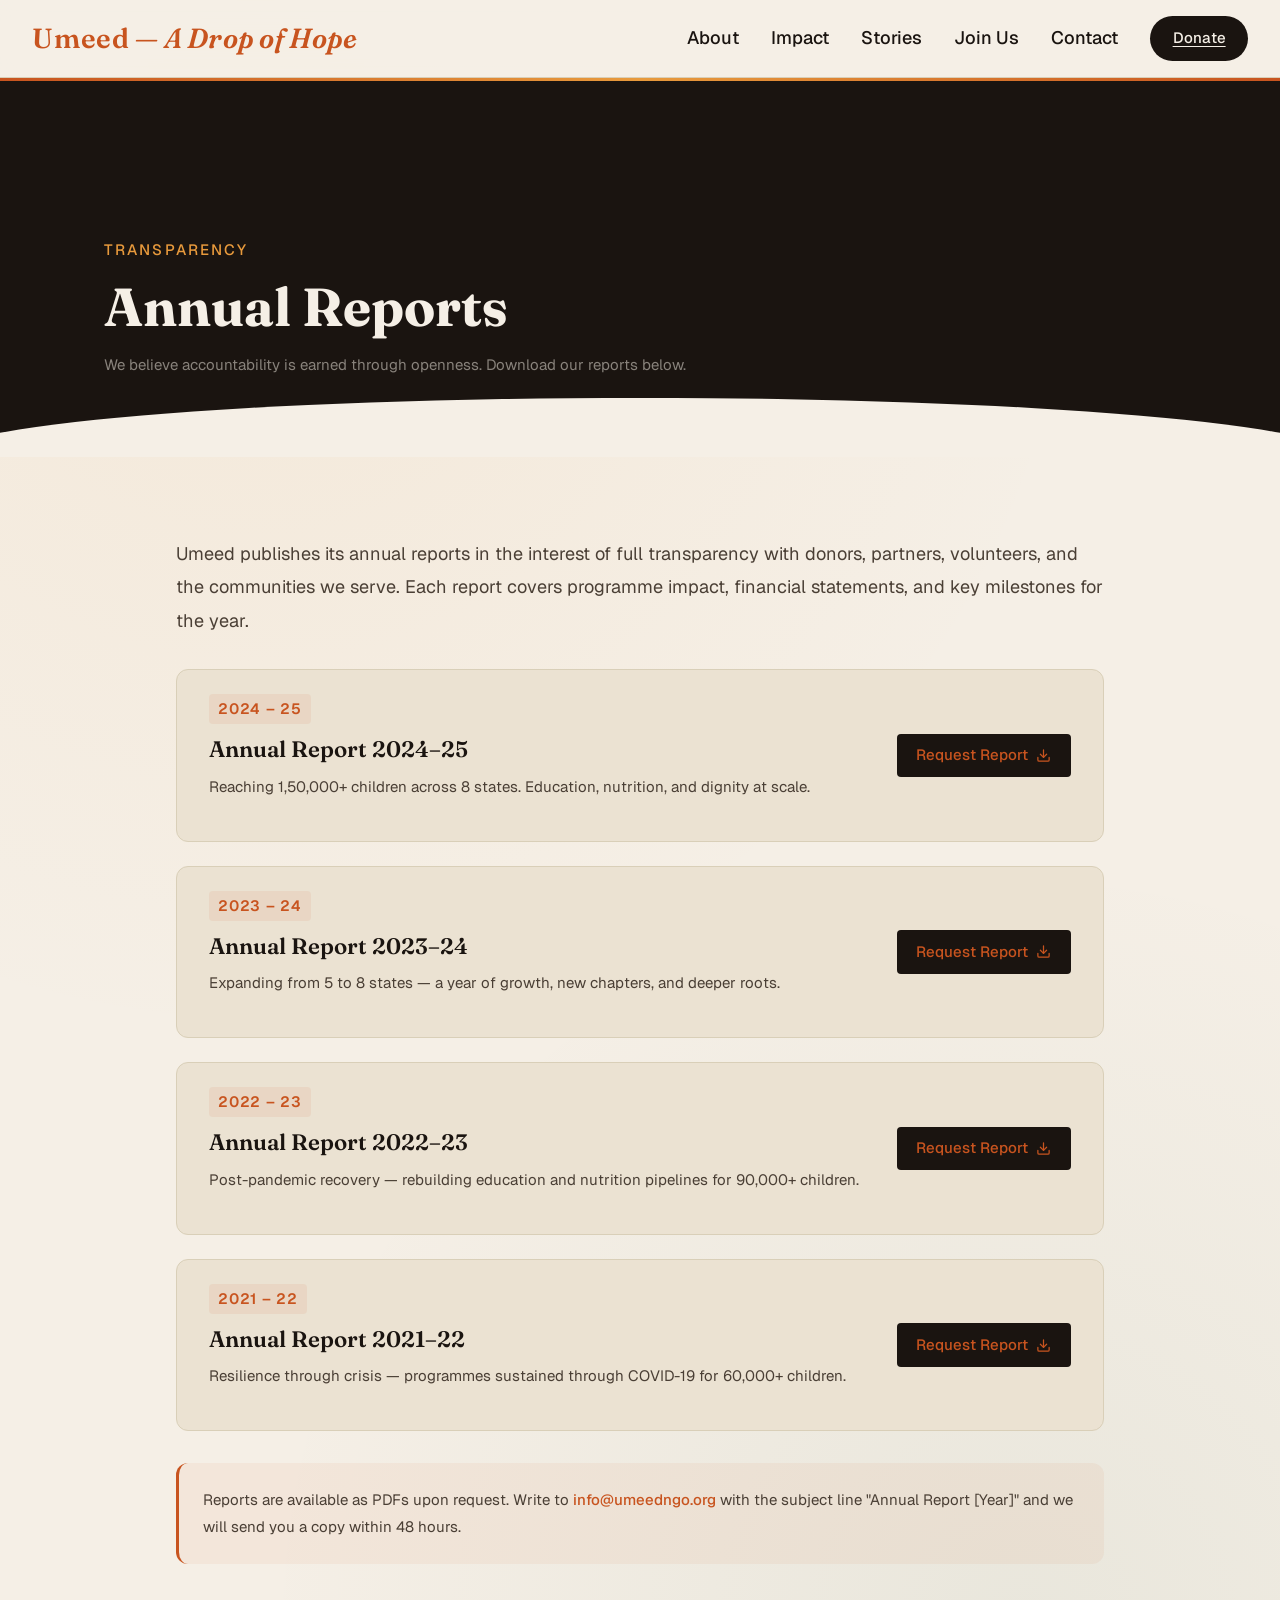
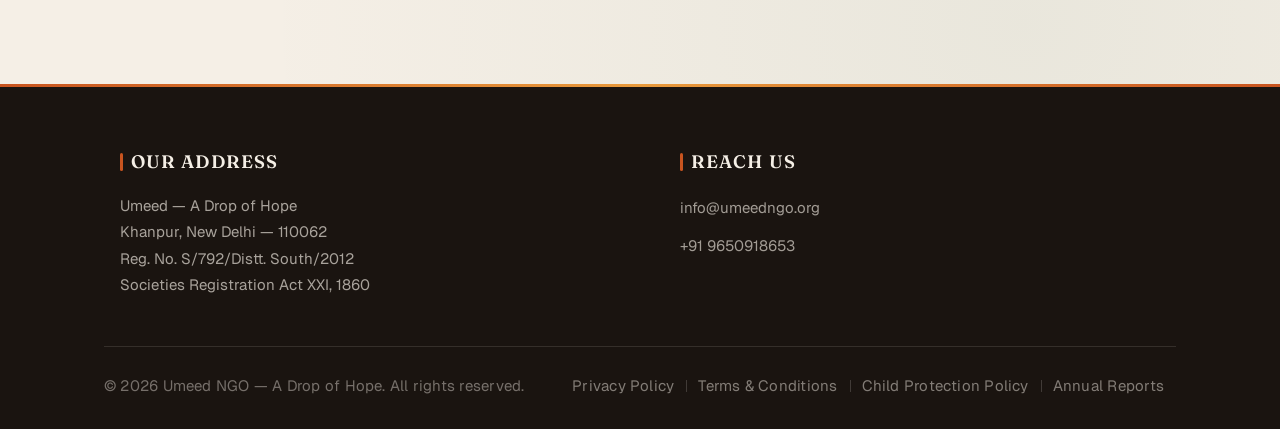
<file: annual-reports.html>
<!DOCTYPE html>
<html lang="en">
<head>
  <meta charset="UTF-8" />
  <meta name="viewport" content="width=device-width, initial-scale=1.0" />
  <meta name="description" content="Annual Reports — Umeed NGO, A Drop of Hope." />
  <title>Annual Reports — Umeed NGO</title>
  <link rel="icon" type="image/jpeg" href="WhatsApp Image 2026-05-25 at 2.15.36 PM.jpeg" />
  <link rel="preconnect" href="https://fonts.googleapis.com" />
  <link rel="preconnect" href="https://fonts.gstatic.com" crossorigin />
  <link href="https://fonts.googleapis.com/css2?family=Playfair+Display:ital,wght@0,700;0,800;1,700;1,800&family=Dancing+Script:wght@400;600;700&family=Fraunces:ital,opsz,wght@0,9..144,400;0,9..144,500;0,9..144,600;1,9..144,400;1,9..144,500&family=Geist:wght@300;400;500;600&display=swap" rel="stylesheet" />
  <link rel="stylesheet" href="umeed-styles.css" />
  <link rel="stylesheet" href="policy-styles.css" />
</head>
<body>

  <header class="nav" role="banner">
    <div class="wrap nav__inner">
      <a href="index.html" class="logo" aria-label="Umeed — A Drop of Hope, home">
        <span class="logo__umeed">Umeed</span><span class="logo__tagline"> — A Drop of Hope</span>
      </a>
      <div class="nav__right">
        <nav aria-label="Primary">
          <ul class="nav__links">
            <li><a href="index.html#about">About</a></li>
            <li><a href="index.html#impact">Impact</a></li>
            <li><a href="index.html#stories">Stories</a></li>
            <li><a href="index.html#join">Join Us</a></li>
            <li><a href="index.html#footer">Contact</a></li>
          </ul>
        </nav>
        <a href="index.html#donate" class="nav__cta">Donate</a>
      </div>
    </div>
  </header>

  <main>
    <div class="policy-hero policy-hero--reports">
      <div class="wrap">
        <p class="policy-hero__tag">Transparency</p>
        <h1 class="policy-hero__title">Annual Reports</h1>
        <p class="policy-hero__updated">We believe accountability is earned through openness. Download our reports below.</p>
      </div>
    </div>

    <div class="wrap">
      <div class="policy-body policy-body--wide">

        <p>Umeed publishes its annual reports in the interest of full transparency with donors, partners, volunteers, and the communities we serve. Each report covers programme impact, financial statements, and key milestones for the year.</p>

        <div class="reports-grid">

          <div class="report-card">
            <div class="report-card__info">
              <span class="report-card__year">2024 – 25</span>
              <h3 class="report-card__title">Annual Report 2024–25</h3>
              <p class="report-card__desc">Reaching 1,50,000+ children across 8 states. Education, nutrition, and dignity at scale.</p>
            </div>
            <a href="mailto:info@umeedngo.org?subject=Request: Annual Report 2024-25" class="report-card__btn">
              Request Report
              <svg xmlns="http://www.w3.org/2000/svg" viewBox="0 0 24 24" fill="none" stroke="currentColor" stroke-width="2" stroke-linecap="round" stroke-linejoin="round" aria-hidden="true"><path d="M21 15v4a2 2 0 0 1-2 2H5a2 2 0 0 1-2-2v-4"/><polyline points="7 10 12 15 17 10"/><line x1="12" y1="15" x2="12" y2="3"/></svg>
            </a>
          </div>

          <div class="report-card">
            <div class="report-card__info">
              <span class="report-card__year">2023 – 24</span>
              <h3 class="report-card__title">Annual Report 2023–24</h3>
              <p class="report-card__desc">Expanding from 5 to 8 states — a year of growth, new chapters, and deeper roots.</p>
            </div>
            <a href="mailto:info@umeedngo.org?subject=Request: Annual Report 2023-24" class="report-card__btn">
              Request Report
              <svg xmlns="http://www.w3.org/2000/svg" viewBox="0 0 24 24" fill="none" stroke="currentColor" stroke-width="2" stroke-linecap="round" stroke-linejoin="round" aria-hidden="true"><path d="M21 15v4a2 2 0 0 1-2 2H5a2 2 0 0 1-2-2v-4"/><polyline points="7 10 12 15 17 10"/><line x1="12" y1="15" x2="12" y2="3"/></svg>
            </a>
          </div>

          <div class="report-card">
            <div class="report-card__info">
              <span class="report-card__year">2022 – 23</span>
              <h3 class="report-card__title">Annual Report 2022–23</h3>
              <p class="report-card__desc">Post-pandemic recovery — rebuilding education and nutrition pipelines for 90,000+ children.</p>
            </div>
            <a href="mailto:info@umeedngo.org?subject=Request: Annual Report 2022-23" class="report-card__btn">
              Request Report
              <svg xmlns="http://www.w3.org/2000/svg" viewBox="0 0 24 24" fill="none" stroke="currentColor" stroke-width="2" stroke-linecap="round" stroke-linejoin="round" aria-hidden="true"><path d="M21 15v4a2 2 0 0 1-2 2H5a2 2 0 0 1-2-2v-4"/><polyline points="7 10 12 15 17 10"/><line x1="12" y1="15" x2="12" y2="3"/></svg>
            </a>
          </div>

          <div class="report-card">
            <div class="report-card__info">
              <span class="report-card__year">2021 – 22</span>
              <h3 class="report-card__title">Annual Report 2021–22</h3>
              <p class="report-card__desc">Resilience through crisis — programmes sustained through COVID-19 for 60,000+ children.</p>
            </div>
            <a href="mailto:info@umeedngo.org?subject=Request: Annual Report 2021-22" class="report-card__btn">
              Request Report
              <svg xmlns="http://www.w3.org/2000/svg" viewBox="0 0 24 24" fill="none" stroke="currentColor" stroke-width="2" stroke-linecap="round" stroke-linejoin="round" aria-hidden="true"><path d="M21 15v4a2 2 0 0 1-2 2H5a2 2 0 0 1-2-2v-4"/><polyline points="7 10 12 15 17 10"/><line x1="12" y1="15" x2="12" y2="3"/></svg>
            </a>
          </div>

        </div>

        <div class="reports-note">
          <p>Reports are available as PDFs upon request. Write to <a href="mailto:info@umeedngo.org">info@umeedngo.org</a> with the subject line "Annual Report [Year]" and we will send you a copy within 48 hours.</p>
        </div>

      </div>
    </div>
  </main>

  <footer class="footer" id="footer" role="contentinfo">
    <div class="wrap">
      <div class="footer__grid">
        <div>
          <p class="footer__heading">Our Address</p>
          <p class="footer__about">
            Umeed — A Drop of Hope<br/>
            Khanpur, New Delhi — 110062<br/>
            Reg. No. S/792/Distt. South/2012<br/>
            Societies Registration Act XXI, 1860
          </p>
        </div>
        <nav aria-label="Contact and social">
          <p class="footer__heading">Reach Us</p>
          <ul class="footer__list">
            <li><a href="mailto:info@umeedngo.org">info@umeedngo.org</a></li>
            <li><a href="tel:+919650918653">+91 9650918653</a></li>
          </ul>
        </nav>
      </div>
      <div class="footer__bottom">
        <span>&#169; 2026 Umeed NGO &#8212; A Drop of Hope. All rights reserved.</span>
        <nav class="footer__legal">
          <a href="privacy-policy.html">Privacy Policy</a>
          <a href="terms-conditions.html">Terms &amp; Conditions</a>
          <a href="child-protection-policy.html">Child Protection Policy</a>
          <a href="annual-reports.html">Annual Reports</a>
        </nav>
      </div>
    </div>
  </footer>

</body>
</html>
</file>
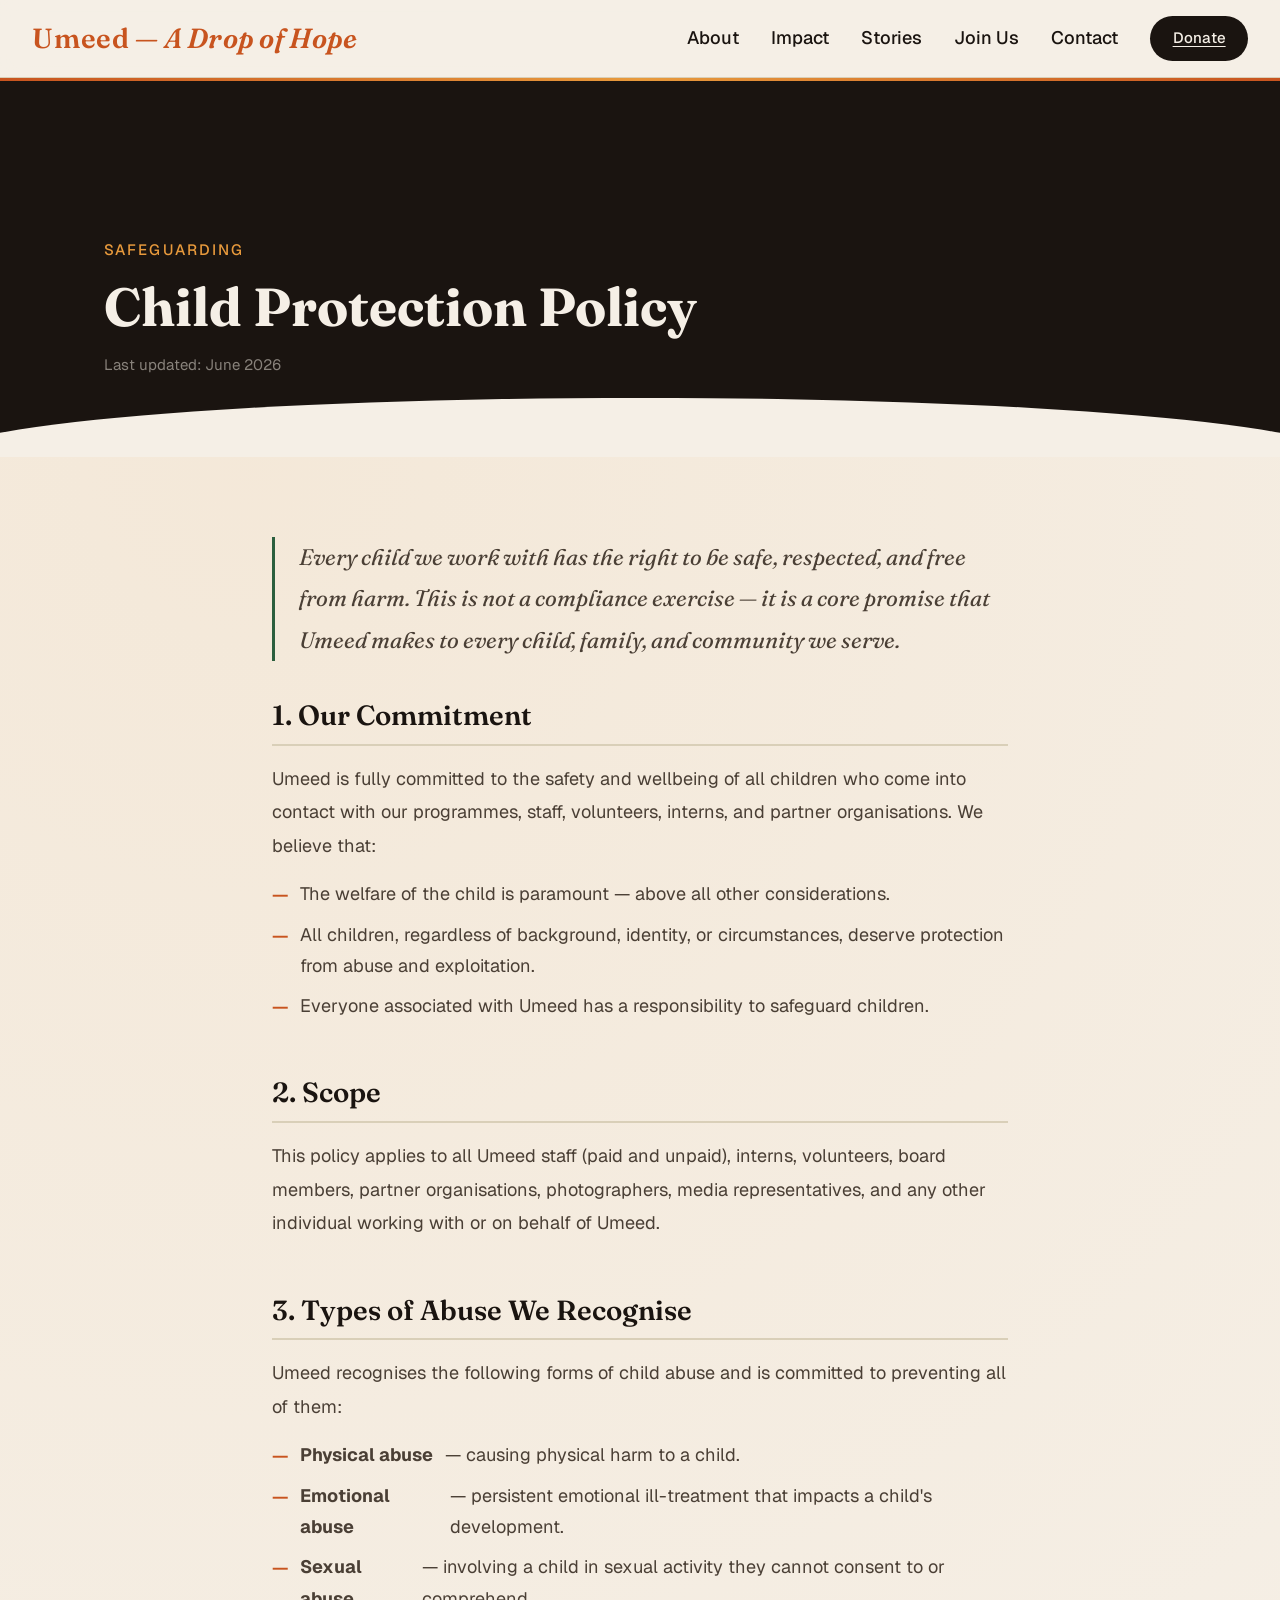
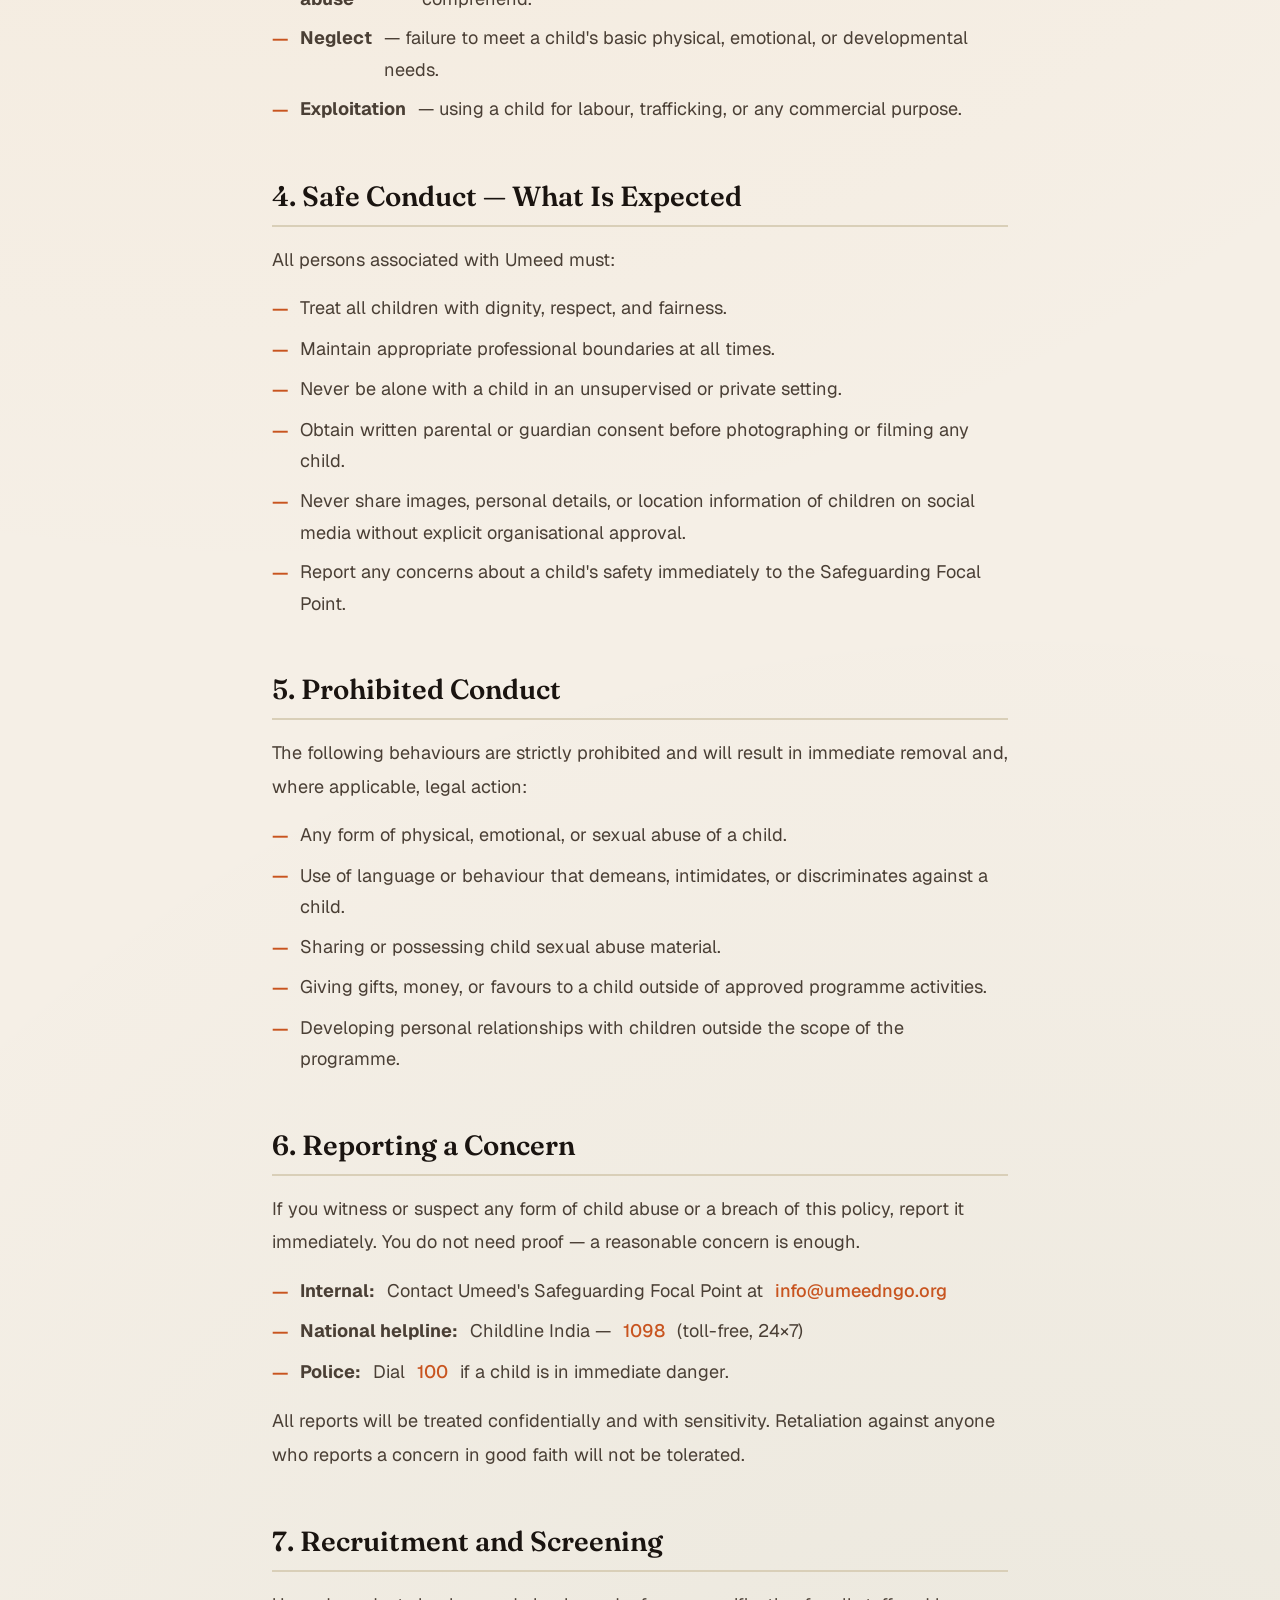
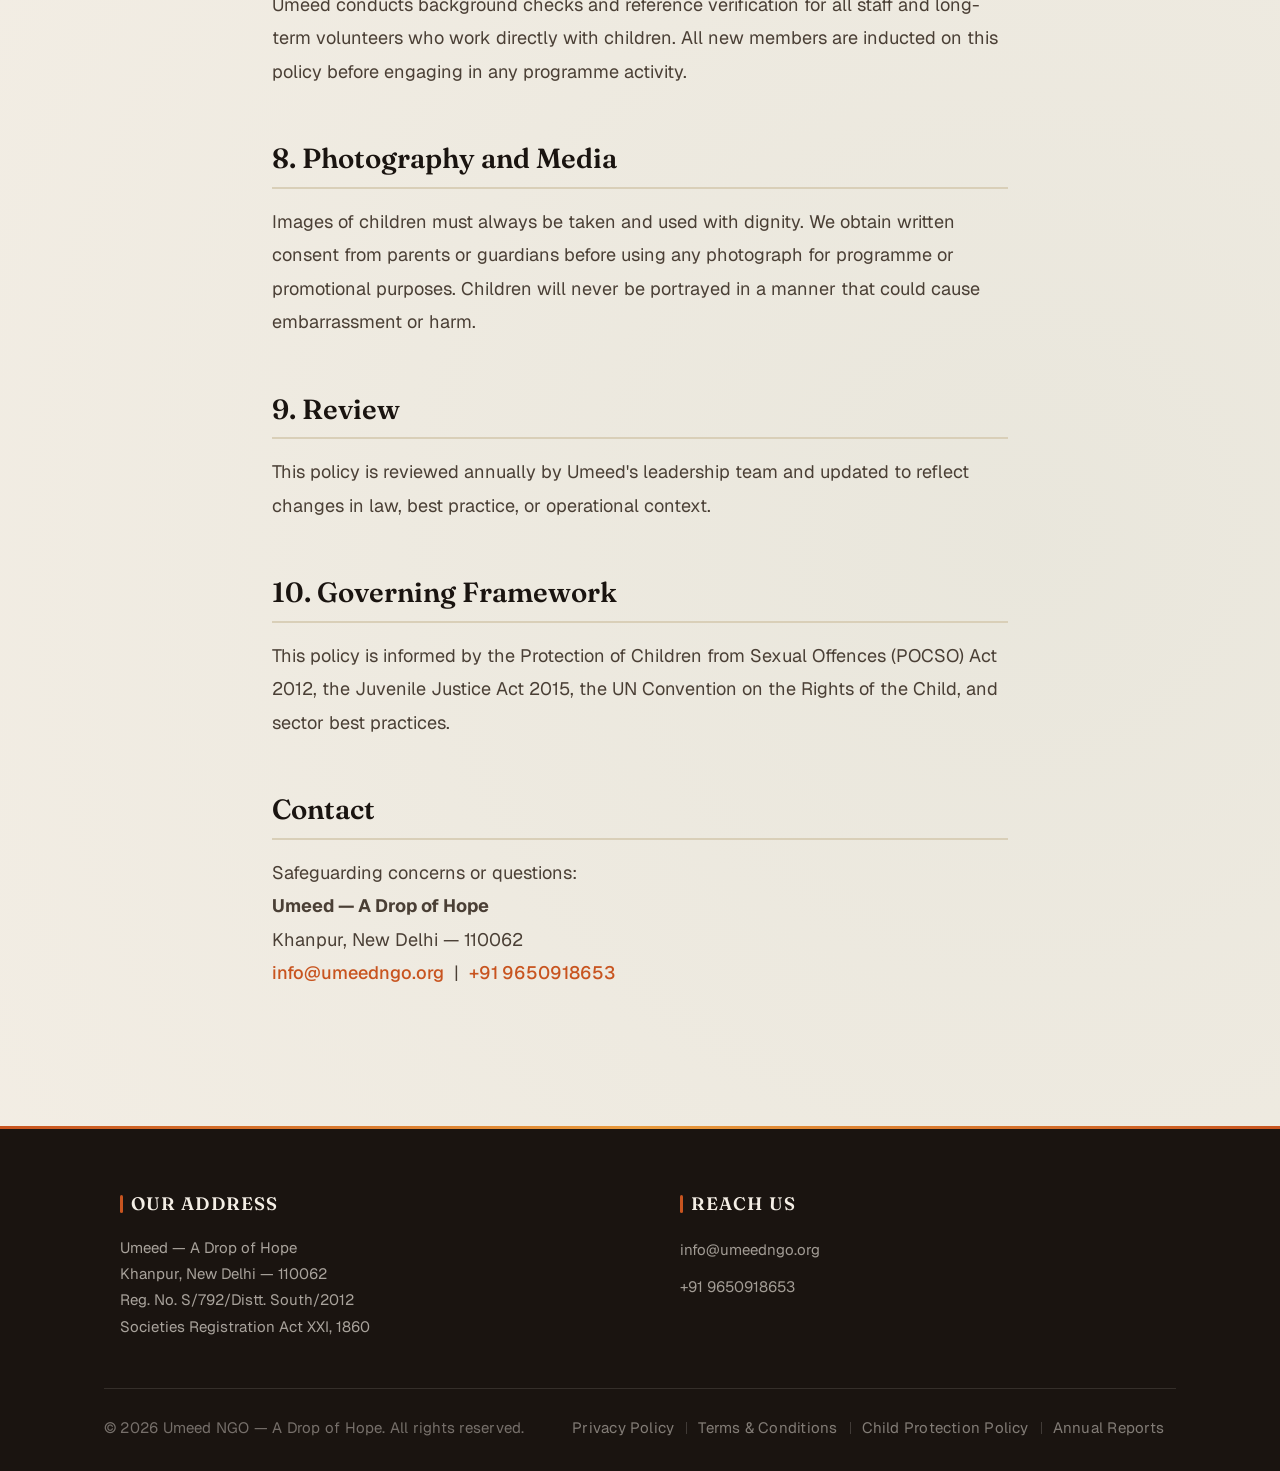
<file: child-protection-policy.html>
<!DOCTYPE html>
<html lang="en">
<head>
  <meta charset="UTF-8" />
  <meta name="viewport" content="width=device-width, initial-scale=1.0" />
  <meta name="description" content="Child Protection Policy — Umeed NGO, A Drop of Hope." />
  <title>Child Protection Policy — Umeed NGO</title>
  <link rel="icon" type="image/jpeg" href="WhatsApp Image 2026-05-25 at 2.15.36 PM.jpeg" />
  <link rel="preconnect" href="https://fonts.googleapis.com" />
  <link rel="preconnect" href="https://fonts.gstatic.com" crossorigin />
  <link href="https://fonts.googleapis.com/css2?family=Playfair+Display:ital,wght@0,700;0,800;1,700;1,800&family=Dancing+Script:wght@400;600;700&family=Fraunces:ital,opsz,wght@0,9..144,400;0,9..144,500;0,9..144,600;1,9..144,400;1,9..144,500&family=Geist:wght@300;400;500;600&display=swap" rel="stylesheet" />
  <link rel="stylesheet" href="umeed-styles.css" />
  <link rel="stylesheet" href="policy-styles.css" />
</head>
<body>

  <header class="nav" role="banner">
    <div class="wrap nav__inner">
      <a href="index.html" class="logo" aria-label="Umeed — A Drop of Hope, home">
        <span class="logo__umeed">Umeed</span><span class="logo__tagline"> — A Drop of Hope</span>
      </a>
      <div class="nav__right">
        <nav aria-label="Primary">
          <ul class="nav__links">
            <li><a href="index.html#about">About</a></li>
            <li><a href="index.html#impact">Impact</a></li>
            <li><a href="index.html#stories">Stories</a></li>
            <li><a href="index.html#join">Join Us</a></li>
            <li><a href="index.html#footer">Contact</a></li>
          </ul>
        </nav>
        <a href="index.html#donate" class="nav__cta">Donate</a>
      </div>
    </div>
  </header>

  <main>
    <div class="policy-hero policy-hero--protect">
      <div class="wrap">
        <p class="policy-hero__tag">Safeguarding</p>
        <h1 class="policy-hero__title">Child Protection Policy</h1>
        <p class="policy-hero__updated">Last updated: June 2026</p>
      </div>
    </div>

    <div class="wrap">
      <div class="policy-body">

        <p class="policy-commitment">Every child we work with has the right to be safe, respected, and free from harm. This is not a compliance exercise — it is a core promise that Umeed makes to every child, family, and community we serve.</p>

        <h2>1. Our Commitment</h2>
        <p>Umeed is fully committed to the safety and wellbeing of all children who come into contact with our programmes, staff, volunteers, interns, and partner organisations. We believe that:</p>
        <ul>
          <li>The welfare of the child is paramount — above all other considerations.</li>
          <li>All children, regardless of background, identity, or circumstances, deserve protection from abuse and exploitation.</li>
          <li>Everyone associated with Umeed has a responsibility to safeguard children.</li>
        </ul>

        <h2>2. Scope</h2>
        <p>This policy applies to all Umeed staff (paid and unpaid), interns, volunteers, board members, partner organisations, photographers, media representatives, and any other individual working with or on behalf of Umeed.</p>

        <h2>3. Types of Abuse We Recognise</h2>
        <p>Umeed recognises the following forms of child abuse and is committed to preventing all of them:</p>
        <ul>
          <li><strong>Physical abuse</strong> — causing physical harm to a child.</li>
          <li><strong>Emotional abuse</strong> — persistent emotional ill-treatment that impacts a child's development.</li>
          <li><strong>Sexual abuse</strong> — involving a child in sexual activity they cannot consent to or comprehend.</li>
          <li><strong>Neglect</strong> — failure to meet a child's basic physical, emotional, or developmental needs.</li>
          <li><strong>Exploitation</strong> — using a child for labour, trafficking, or any commercial purpose.</li>
        </ul>

        <h2>4. Safe Conduct — What Is Expected</h2>
        <p>All persons associated with Umeed must:</p>
        <ul>
          <li>Treat all children with dignity, respect, and fairness.</li>
          <li>Maintain appropriate professional boundaries at all times.</li>
          <li>Never be alone with a child in an unsupervised or private setting.</li>
          <li>Obtain written parental or guardian consent before photographing or filming any child.</li>
          <li>Never share images, personal details, or location information of children on social media without explicit organisational approval.</li>
          <li>Report any concerns about a child's safety immediately to the Safeguarding Focal Point.</li>
        </ul>

        <h2>5. Prohibited Conduct</h2>
        <p>The following behaviours are strictly prohibited and will result in immediate removal and, where applicable, legal action:</p>
        <ul>
          <li>Any form of physical, emotional, or sexual abuse of a child.</li>
          <li>Use of language or behaviour that demeans, intimidates, or discriminates against a child.</li>
          <li>Sharing or possessing child sexual abuse material.</li>
          <li>Giving gifts, money, or favours to a child outside of approved programme activities.</li>
          <li>Developing personal relationships with children outside the scope of the programme.</li>
        </ul>

        <h2>6. Reporting a Concern</h2>
        <p>If you witness or suspect any form of child abuse or a breach of this policy, report it immediately. You do not need proof — a reasonable concern is enough.</p>
        <ul>
          <li><strong>Internal:</strong> Contact Umeed's Safeguarding Focal Point at <a href="mailto:info@umeedngo.org">info@umeedngo.org</a></li>
          <li><strong>National helpline:</strong> Childline India — <a href="tel:1098">1098</a> (toll-free, 24×7)</li>
          <li><strong>Police:</strong> Dial <a href="tel:100">100</a> if a child is in immediate danger.</li>
        </ul>
        <p>All reports will be treated confidentially and with sensitivity. Retaliation against anyone who reports a concern in good faith will not be tolerated.</p>

        <h2>7. Recruitment and Screening</h2>
        <p>Umeed conducts background checks and reference verification for all staff and long-term volunteers who work directly with children. All new members are inducted on this policy before engaging in any programme activity.</p>

        <h2>8. Photography and Media</h2>
        <p>Images of children must always be taken and used with dignity. We obtain written consent from parents or guardians before using any photograph for programme or promotional purposes. Children will never be portrayed in a manner that could cause embarrassment or harm.</p>

        <h2>9. Review</h2>
        <p>This policy is reviewed annually by Umeed's leadership team and updated to reflect changes in law, best practice, or operational context.</p>

        <h2>10. Governing Framework</h2>
        <p>This policy is informed by the Protection of Children from Sexual Offences (POCSO) Act 2012, the Juvenile Justice Act 2015, the UN Convention on the Rights of the Child, and sector best practices.</p>

        <h2>Contact</h2>
        <p>Safeguarding concerns or questions:<br/>
        <strong>Umeed — A Drop of Hope</strong><br/>
        Khanpur, New Delhi — 110062<br/>
        <a href="mailto:info@umeedngo.org">info@umeedngo.org</a> &nbsp;|&nbsp; <a href="tel:+919650918653">+91 9650918653</a></p>

      </div>
    </div>
  </main>

  <footer class="footer" id="footer" role="contentinfo">
    <div class="wrap">
      <div class="footer__grid">
        <div>
          <p class="footer__heading">Our Address</p>
          <p class="footer__about">
            Umeed — A Drop of Hope<br/>
            Khanpur, New Delhi — 110062<br/>
            Reg. No. S/792/Distt. South/2012<br/>
            Societies Registration Act XXI, 1860
          </p>
        </div>
        <nav aria-label="Contact and social">
          <p class="footer__heading">Reach Us</p>
          <ul class="footer__list">
            <li><a href="mailto:info@umeedngo.org">info@umeedngo.org</a></li>
            <li><a href="tel:+919650918653">+91 9650918653</a></li>
          </ul>
        </nav>
      </div>
      <div class="footer__bottom">
        <span>&#169; 2026 Umeed NGO &#8212; A Drop of Hope. All rights reserved.</span>
        <nav class="footer__legal">
          <a href="privacy-policy.html">Privacy Policy</a>
          <a href="terms-conditions.html">Terms &amp; Conditions</a>
          <a href="child-protection-policy.html">Child Protection Policy</a>
          <a href="annual-reports.html">Annual Reports</a>
        </nav>
      </div>
    </div>
  </footer>

</body>
</html>
</file>
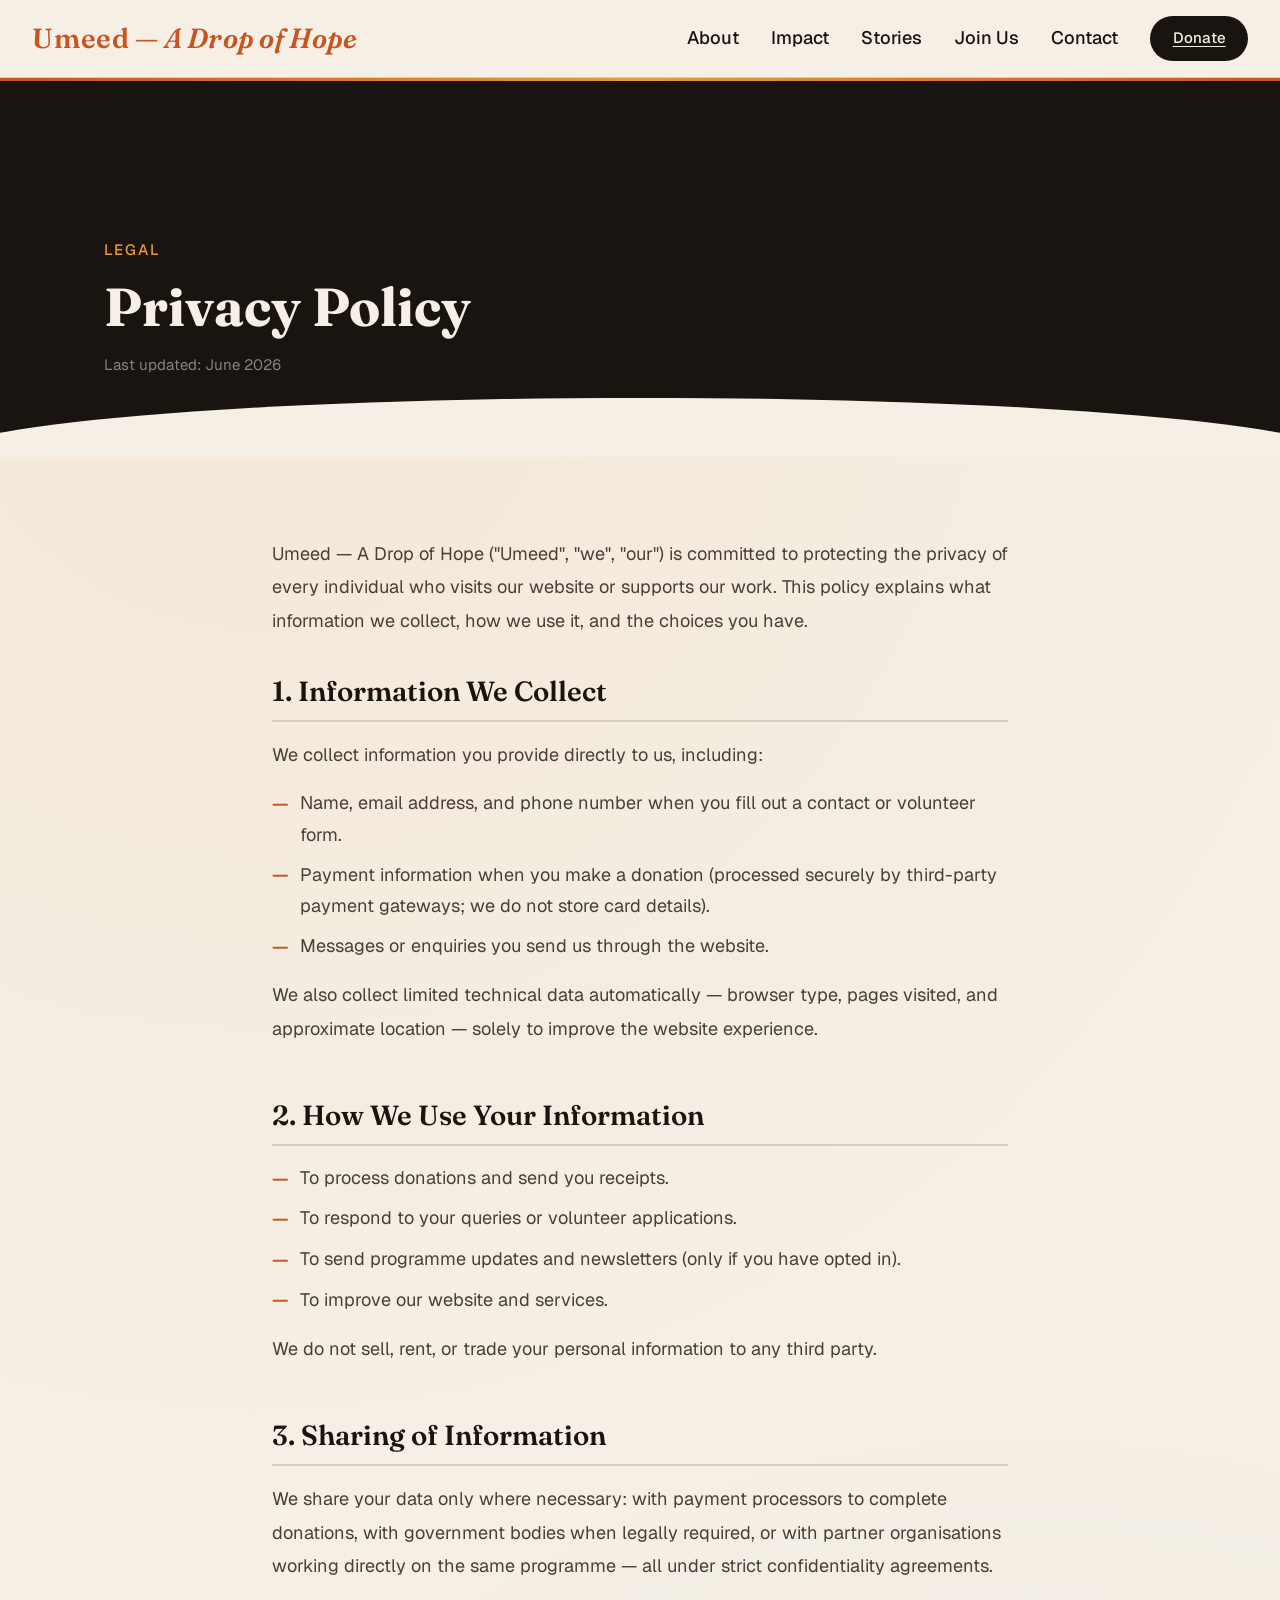
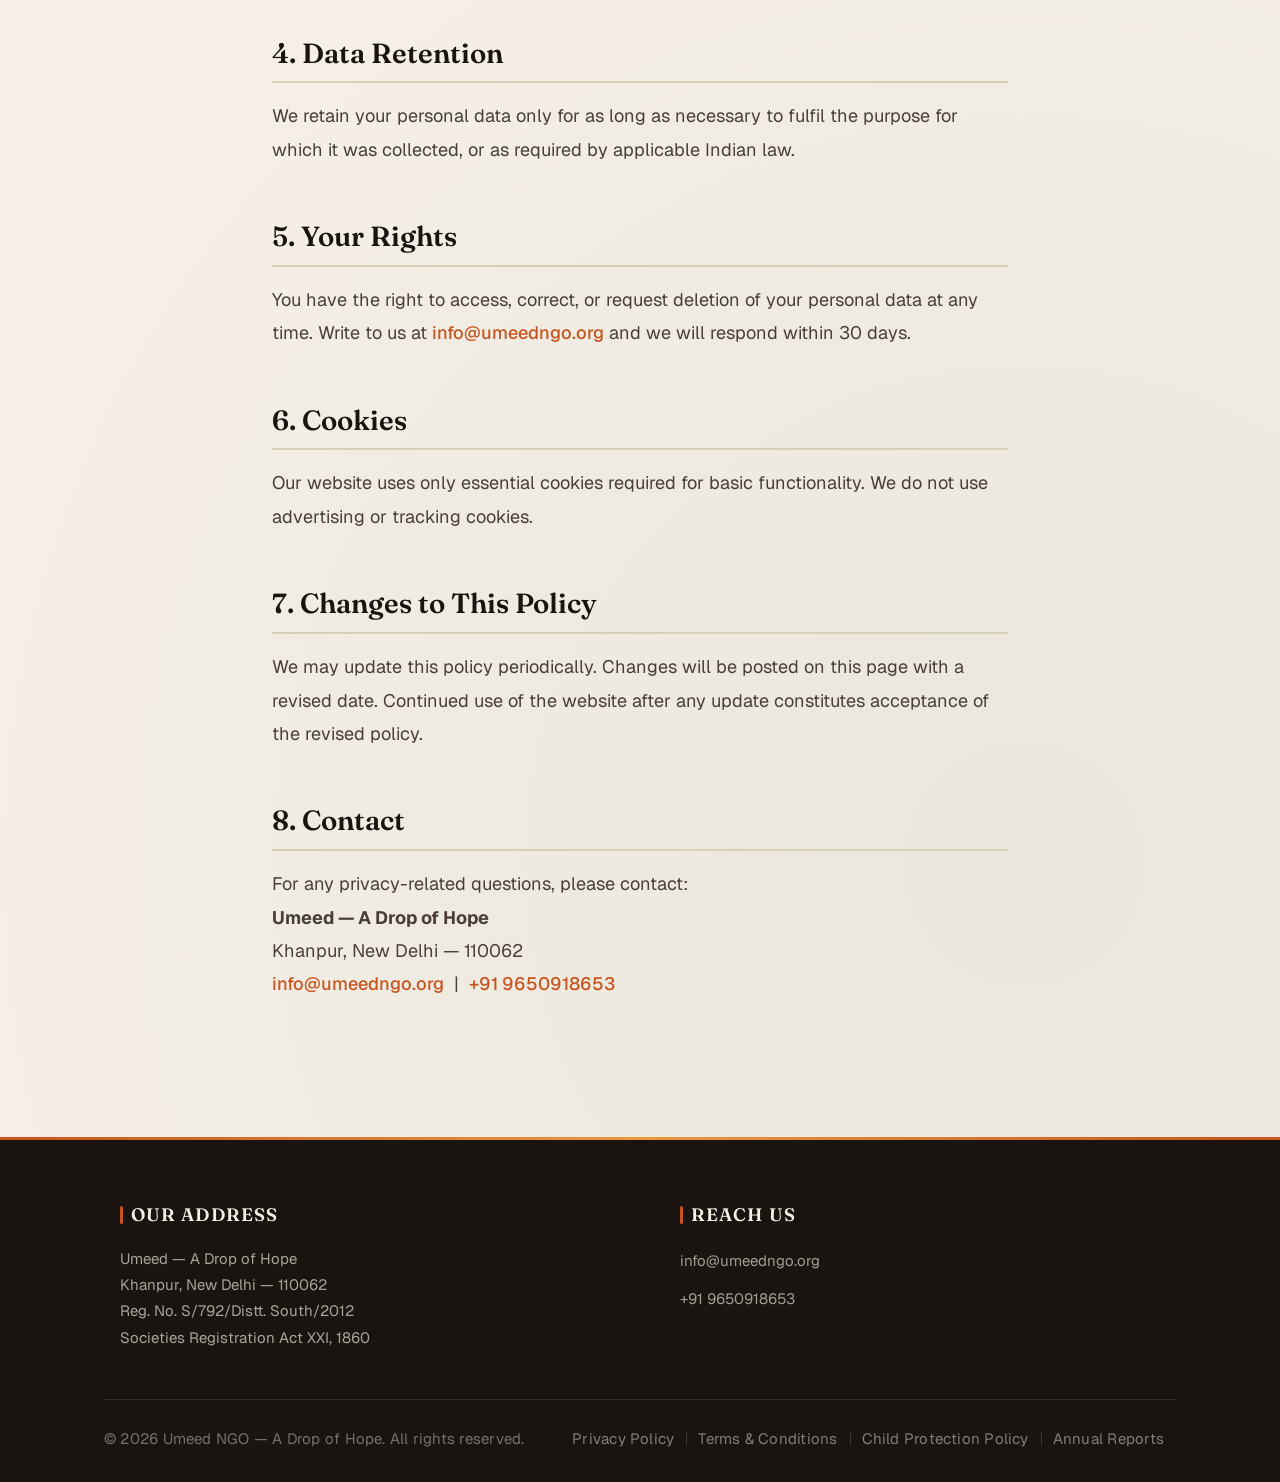
<file: privacy-policy.html>
<!DOCTYPE html>
<html lang="en">
<head>
  <meta charset="UTF-8" />
  <meta name="viewport" content="width=device-width, initial-scale=1.0" />
  <meta name="description" content="Privacy Policy — Umeed NGO, A Drop of Hope." />
  <title>Privacy Policy — Umeed NGO</title>
  <link rel="icon" type="image/jpeg" href="WhatsApp Image 2026-05-25 at 2.15.36 PM.jpeg" />
  <link rel="preconnect" href="https://fonts.googleapis.com" />
  <link rel="preconnect" href="https://fonts.gstatic.com" crossorigin />
  <link href="https://fonts.googleapis.com/css2?family=Playfair+Display:ital,wght@0,700;0,800;1,700;1,800&family=Dancing+Script:wght@400;600;700&family=Fraunces:ital,opsz,wght@0,9..144,400;0,9..144,500;0,9..144,600;1,9..144,400;1,9..144,500&family=Geist:wght@300;400;500;600&display=swap" rel="stylesheet" />
  <link rel="stylesheet" href="umeed-styles.css" />
  <link rel="stylesheet" href="policy-styles.css" />
</head>
<body>

  <header class="nav" role="banner">
    <div class="wrap nav__inner">
      <a href="index.html" class="logo" aria-label="Umeed — A Drop of Hope, home">
        <span class="logo__umeed">Umeed</span><span class="logo__tagline"> — A Drop of Hope</span>
      </a>
      <div class="nav__right">
        <nav aria-label="Primary">
          <ul class="nav__links">
            <li><a href="index.html#about">About</a></li>
            <li><a href="index.html#impact">Impact</a></li>
            <li><a href="index.html#stories">Stories</a></li>
            <li><a href="index.html#join">Join Us</a></li>
            <li><a href="index.html#footer">Contact</a></li>
          </ul>
        </nav>
        <a href="index.html#donate" class="nav__cta">Donate</a>
      </div>
    </div>
  </header>

  <main>
    <div class="policy-hero">
      <div class="wrap">
        <p class="policy-hero__tag">Legal</p>
        <h1 class="policy-hero__title">Privacy Policy</h1>
        <p class="policy-hero__updated">Last updated: June 2026</p>
      </div>
    </div>

    <div class="wrap">
      <div class="policy-body">

        <p>Umeed — A Drop of Hope ("Umeed", "we", "our") is committed to protecting the privacy of every individual who visits our website or supports our work. This policy explains what information we collect, how we use it, and the choices you have.</p>

        <h2>1. Information We Collect</h2>
        <p>We collect information you provide directly to us, including:</p>
        <ul>
          <li>Name, email address, and phone number when you fill out a contact or volunteer form.</li>
          <li>Payment information when you make a donation (processed securely by third-party payment gateways; we do not store card details).</li>
          <li>Messages or enquiries you send us through the website.</li>
        </ul>
        <p>We also collect limited technical data automatically — browser type, pages visited, and approximate location — solely to improve the website experience.</p>

        <h2>2. How We Use Your Information</h2>
        <ul>
          <li>To process donations and send you receipts.</li>
          <li>To respond to your queries or volunteer applications.</li>
          <li>To send programme updates and newsletters (only if you have opted in).</li>
          <li>To improve our website and services.</li>
        </ul>
        <p>We do not sell, rent, or trade your personal information to any third party.</p>

        <h2>3. Sharing of Information</h2>
        <p>We share your data only where necessary: with payment processors to complete donations, with government bodies when legally required, or with partner organisations working directly on the same programme — all under strict confidentiality agreements.</p>

        <h2>4. Data Retention</h2>
        <p>We retain your personal data only for as long as necessary to fulfil the purpose for which it was collected, or as required by applicable Indian law.</p>

        <h2>5. Your Rights</h2>
        <p>You have the right to access, correct, or request deletion of your personal data at any time. Write to us at <a href="mailto:info@umeedngo.org">info@umeedngo.org</a> and we will respond within 30 days.</p>

        <h2>6. Cookies</h2>
        <p>Our website uses only essential cookies required for basic functionality. We do not use advertising or tracking cookies.</p>

        <h2>7. Changes to This Policy</h2>
        <p>We may update this policy periodically. Changes will be posted on this page with a revised date. Continued use of the website after any update constitutes acceptance of the revised policy.</p>

        <h2>8. Contact</h2>
        <p>For any privacy-related questions, please contact:<br/>
        <strong>Umeed — A Drop of Hope</strong><br/>
        Khanpur, New Delhi — 110062<br/>
        <a href="mailto:info@umeedngo.org">info@umeedngo.org</a> &nbsp;|&nbsp; <a href="tel:+919650918653">+91 9650918653</a></p>

      </div>
    </div>
  </main>

  <footer class="footer" id="footer" role="contentinfo">
    <div class="wrap">
      <div class="footer__grid">
        <div>
          <p class="footer__heading">Our Address</p>
          <p class="footer__about">
            Umeed — A Drop of Hope<br/>
            Khanpur, New Delhi — 110062<br/>
            Reg. No. S/792/Distt. South/2012<br/>
            Societies Registration Act XXI, 1860
          </p>
        </div>
        <nav aria-label="Contact and social">
          <p class="footer__heading">Reach Us</p>
          <ul class="footer__list">
            <li><a href="mailto:info@umeedngo.org">info@umeedngo.org</a></li>
            <li><a href="tel:+919650918653">+91 9650918653</a></li>
          </ul>
        </nav>
      </div>
      <div class="footer__bottom">
        <span>&#169; 2026 Umeed NGO &#8212; A Drop of Hope. All rights reserved.</span>
        <nav class="footer__legal">
          <a href="privacy-policy.html">Privacy Policy</a>
          <a href="terms-conditions.html">Terms &amp; Conditions</a>
          <a href="child-protection-policy.html">Child Protection Policy</a>
          <a href="annual-reports.html">Annual Reports</a>
        </nav>
      </div>
    </div>
  </footer>

</body>
</html>
</file>
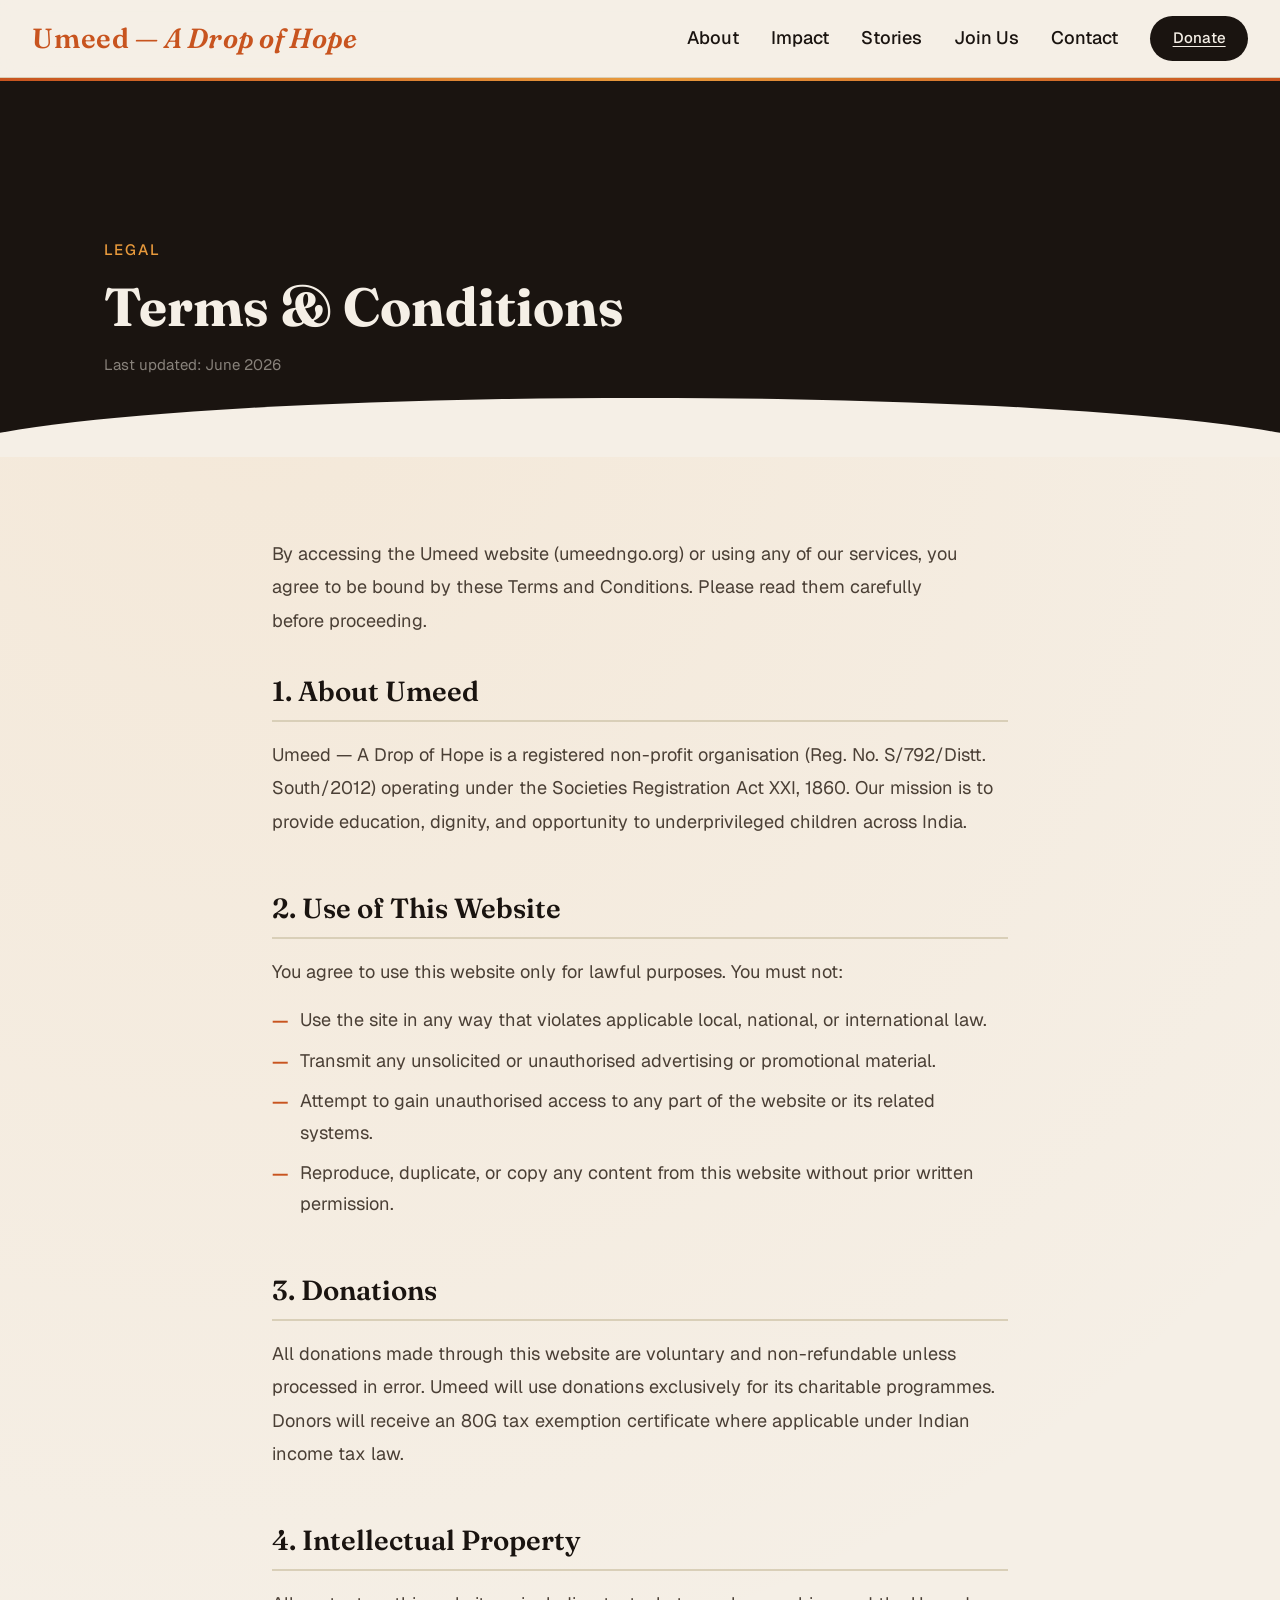
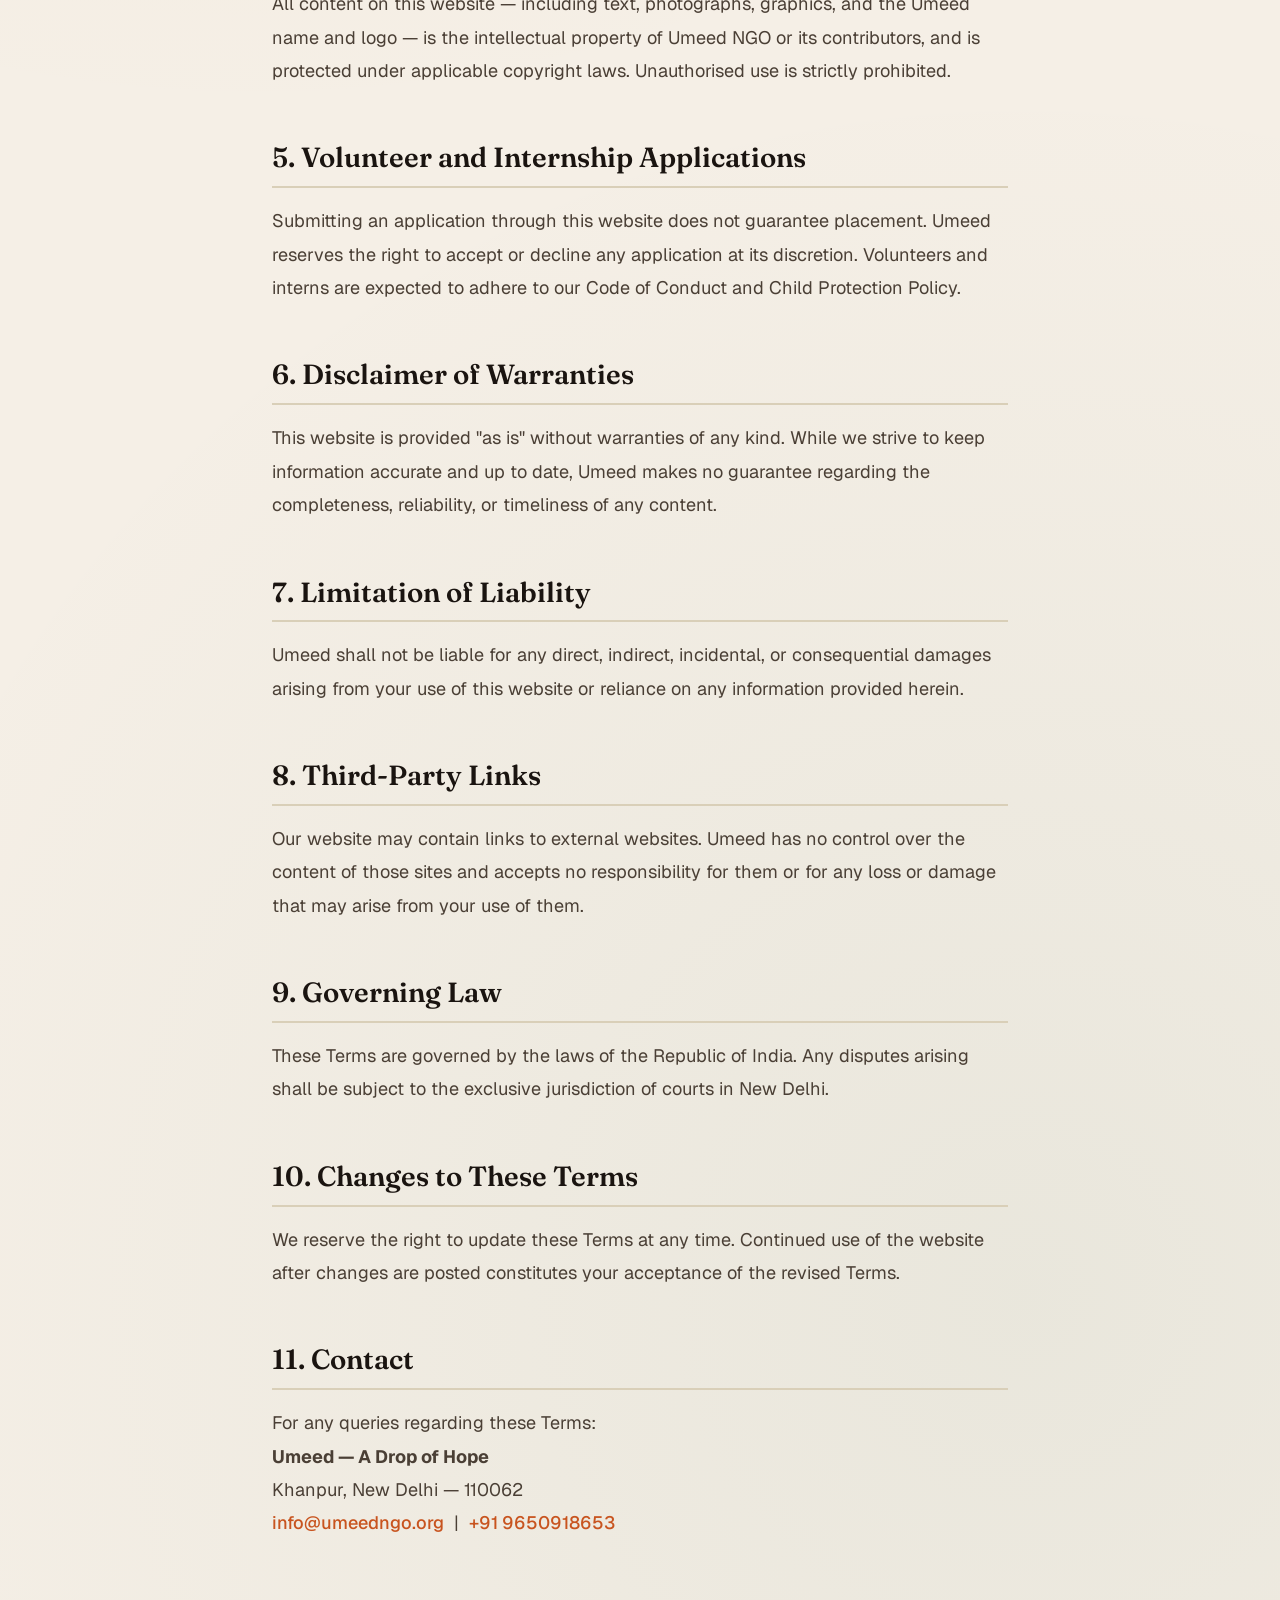
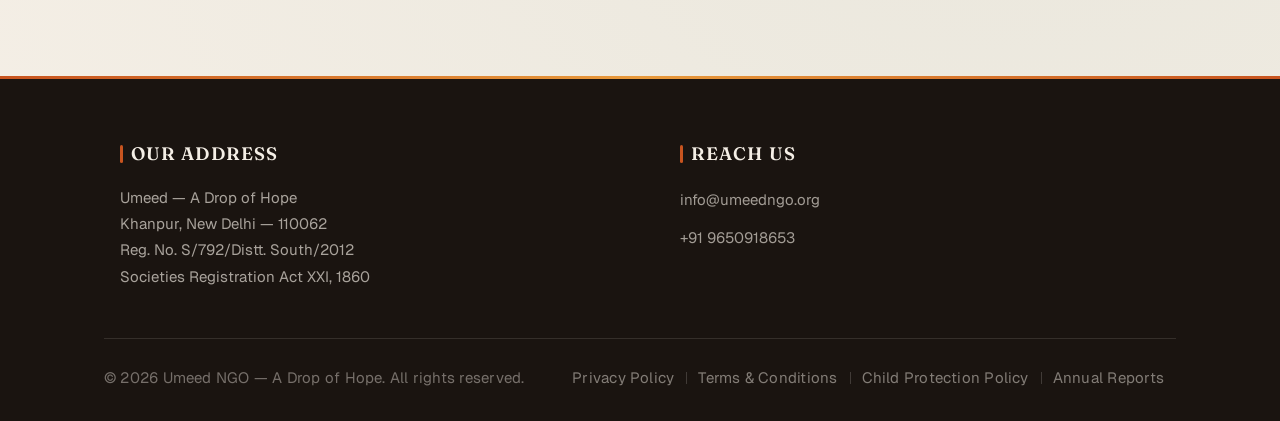
<file: terms-conditions.html>
<!DOCTYPE html>
<html lang="en">
<head>
  <meta charset="UTF-8" />
  <meta name="viewport" content="width=device-width, initial-scale=1.0" />
  <meta name="description" content="Terms and Conditions — Umeed NGO, A Drop of Hope." />
  <title>Terms &amp; Conditions — Umeed NGO</title>
  <link rel="icon" type="image/jpeg" href="WhatsApp Image 2026-05-25 at 2.15.36 PM.jpeg" />
  <link rel="preconnect" href="https://fonts.googleapis.com" />
  <link rel="preconnect" href="https://fonts.gstatic.com" crossorigin />
  <link href="https://fonts.googleapis.com/css2?family=Playfair+Display:ital,wght@0,700;0,800;1,700;1,800&family=Dancing+Script:wght@400;600;700&family=Fraunces:ital,opsz,wght@0,9..144,400;0,9..144,500;0,9..144,600;1,9..144,400;1,9..144,500&family=Geist:wght@300;400;500;600&display=swap" rel="stylesheet" />
  <link rel="stylesheet" href="umeed-styles.css" />
  <link rel="stylesheet" href="policy-styles.css" />
</head>
<body>

  <header class="nav" role="banner">
    <div class="wrap nav__inner">
      <a href="index.html" class="logo" aria-label="Umeed — A Drop of Hope, home">
        <span class="logo__umeed">Umeed</span><span class="logo__tagline"> — A Drop of Hope</span>
      </a>
      <div class="nav__right">
        <nav aria-label="Primary">
          <ul class="nav__links">
            <li><a href="index.html#about">About</a></li>
            <li><a href="index.html#impact">Impact</a></li>
            <li><a href="index.html#stories">Stories</a></li>
            <li><a href="index.html#join">Join Us</a></li>
            <li><a href="index.html#footer">Contact</a></li>
          </ul>
        </nav>
        <a href="index.html#donate" class="nav__cta">Donate</a>
      </div>
    </div>
  </header>

  <main>
    <div class="policy-hero">
      <div class="wrap">
        <p class="policy-hero__tag">Legal</p>
        <h1 class="policy-hero__title">Terms &amp; Conditions</h1>
        <p class="policy-hero__updated">Last updated: June 2026</p>
      </div>
    </div>

    <div class="wrap">
      <div class="policy-body">

        <p>By accessing the Umeed website (umeedngo.org) or using any of our services, you agree to be bound by these Terms and Conditions. Please read them carefully before proceeding.</p>

        <h2>1. About Umeed</h2>
        <p>Umeed — A Drop of Hope is a registered non-profit organisation (Reg. No. S/792/Distt. South/2012) operating under the Societies Registration Act XXI, 1860. Our mission is to provide education, dignity, and opportunity to underprivileged children across India.</p>

        <h2>2. Use of This Website</h2>
        <p>You agree to use this website only for lawful purposes. You must not:</p>
        <ul>
          <li>Use the site in any way that violates applicable local, national, or international law.</li>
          <li>Transmit any unsolicited or unauthorised advertising or promotional material.</li>
          <li>Attempt to gain unauthorised access to any part of the website or its related systems.</li>
          <li>Reproduce, duplicate, or copy any content from this website without prior written permission.</li>
        </ul>

        <h2>3. Donations</h2>
        <p>All donations made through this website are voluntary and non-refundable unless processed in error. Umeed will use donations exclusively for its charitable programmes. Donors will receive an 80G tax exemption certificate where applicable under Indian income tax law.</p>

        <h2>4. Intellectual Property</h2>
        <p>All content on this website — including text, photographs, graphics, and the Umeed name and logo — is the intellectual property of Umeed NGO or its contributors, and is protected under applicable copyright laws. Unauthorised use is strictly prohibited.</p>

        <h2>5. Volunteer and Internship Applications</h2>
        <p>Submitting an application through this website does not guarantee placement. Umeed reserves the right to accept or decline any application at its discretion. Volunteers and interns are expected to adhere to our Code of Conduct and Child Protection Policy.</p>

        <h2>6. Disclaimer of Warranties</h2>
        <p>This website is provided "as is" without warranties of any kind. While we strive to keep information accurate and up to date, Umeed makes no guarantee regarding the completeness, reliability, or timeliness of any content.</p>

        <h2>7. Limitation of Liability</h2>
        <p>Umeed shall not be liable for any direct, indirect, incidental, or consequential damages arising from your use of this website or reliance on any information provided herein.</p>

        <h2>8. Third-Party Links</h2>
        <p>Our website may contain links to external websites. Umeed has no control over the content of those sites and accepts no responsibility for them or for any loss or damage that may arise from your use of them.</p>

        <h2>9. Governing Law</h2>
        <p>These Terms are governed by the laws of the Republic of India. Any disputes arising shall be subject to the exclusive jurisdiction of courts in New Delhi.</p>

        <h2>10. Changes to These Terms</h2>
        <p>We reserve the right to update these Terms at any time. Continued use of the website after changes are posted constitutes your acceptance of the revised Terms.</p>

        <h2>11. Contact</h2>
        <p>For any queries regarding these Terms:<br/>
        <strong>Umeed — A Drop of Hope</strong><br/>
        Khanpur, New Delhi — 110062<br/>
        <a href="mailto:info@umeedngo.org">info@umeedngo.org</a> &nbsp;|&nbsp; <a href="tel:+919650918653">+91 9650918653</a></p>

      </div>
    </div>
  </main>

  <footer class="footer" id="footer" role="contentinfo">
    <div class="wrap">
      <div class="footer__grid">
        <div>
          <p class="footer__heading">Our Address</p>
          <p class="footer__about">
            Umeed — A Drop of Hope<br/>
            Khanpur, New Delhi — 110062<br/>
            Reg. No. S/792/Distt. South/2012<br/>
            Societies Registration Act XXI, 1860
          </p>
        </div>
        <nav aria-label="Contact and social">
          <p class="footer__heading">Reach Us</p>
          <ul class="footer__list">
            <li><a href="mailto:info@umeedngo.org">info@umeedngo.org</a></li>
            <li><a href="tel:+919650918653">+91 9650918653</a></li>
          </ul>
        </nav>
      </div>
      <div class="footer__bottom">
        <span>&#169; 2026 Umeed NGO &#8212; A Drop of Hope. All rights reserved.</span>
        <nav class="footer__legal">
          <a href="privacy-policy.html">Privacy Policy</a>
          <a href="terms-conditions.html">Terms &amp; Conditions</a>
          <a href="child-protection-policy.html">Child Protection Policy</a>
          <a href="annual-reports.html">Annual Reports</a>
        </nav>
      </div>
    </div>
  </footer>

</body>
</html>
</file>
<file: umeed-styles.css>
/* =========================================================
   DESIGN TOKENS
   ========================================================= */
:root {
  --ink:           #1A1410;
  --ink-soft:      #4A3F35;
  --paper:         #F5EFE6;
  --paper-warm:    #EBE2D2;
  --line:          #D9CFB8;
  --terracotta:    #C8541F;
  --terracotta-dk: #A03F11;
  --forest:        #2C5F3E;
  --forest-dk:     #1F4A2C;
  --sand:          #C2966B;
  --marigold:      #E89A3C;

  --font-display: 'Fraunces', 'Times New Roman', serif;
  --font-cursive: 'Dancing Script', cursive;
  --font-body:    'Geist', system-ui, -apple-system, sans-serif;

  --step--1: clamp(0.83rem, 0.79rem + 0.19vw, 0.94rem);
  --step-0:  clamp(1.00rem, 0.95rem + 0.25vw, 1.13rem);
  --step-1:  clamp(1.20rem, 1.13rem + 0.34vw, 1.40rem);
  --step-2:  clamp(1.44rem, 1.34rem + 0.49vw, 1.75rem);
  --step-3:  clamp(1.73rem, 1.59rem + 0.70vw, 2.19rem);
  --step-4:  clamp(2.07rem, 1.87rem + 1.00vw, 2.73rem);
  --step-5:  clamp(2.49rem, 2.21rem + 1.42vw, 3.42rem);
  --step-6:  clamp(2.99rem, 2.60rem + 1.97vw, 4.27rem);
  --step-7:  clamp(3.58rem, 3.04rem + 2.71vw, 5.34rem);

  --space-3xs: 0.25rem;
  --space-2xs: 0.50rem;
  --space-xs:  0.75rem;
  --space-s:   1.00rem;
  --space-m:   1.50rem;
  --space-l:   2.00rem;
  --space-xl:  3.00rem;
  --space-2xl: 5.00rem;
  --space-3xl: 7.50rem;

  --content:  72rem;
  --radius-s: 4px;
  --radius-m: 12px;
  --radius-l: 24px;
}

/* =========================================================
   RESET & BASE
   ========================================================= */
*, *::before, *::after { box-sizing: border-box; }
html { scroll-behavior: smooth; -webkit-text-size-adjust: 100%; }
body {
  margin: 0;
  font-family: var(--font-body);
  font-size: var(--step-0);
  line-height: 1.6;
  color: var(--ink);
  background: var(--paper);
  background-image:
    radial-gradient(circle at 20% 10%, rgba(232,154,60,0.08), transparent 40%),
    radial-gradient(circle at 80% 80%, rgba(44,95,62,0.06), transparent 40%);
  min-height: 100vh;
  -webkit-font-smoothing: antialiased;
  text-rendering: optimizeLegibility;
}
img, svg { display: block; max-width: 100%; height: auto; }
a { color: inherit; text-decoration-thickness: 1px; text-underline-offset: 3px; }
button { font: inherit; cursor: pointer; }
h1, h2, h3 { text-wrap: balance; }
p { text-wrap: pretty; }

.skip-link {
  position: absolute; top: -100px; left: 1rem;
  background: var(--ink); color: var(--paper);
  padding: 0.75rem 1rem; border-radius: 4px;
  text-decoration: none; z-index: 100;
  transition: top 0.2s;
}
.skip-link:focus { top: 1rem; }

:focus-visible {
  outline: 2px solid var(--terracotta);
  outline-offset: 3px;
  border-radius: 2px;
}

@media (prefers-reduced-motion: reduce) {
  *, *::before, *::after {
    animation-duration: 0.01ms !important;
    transition-duration: 0.01ms !important;
  }
  html { scroll-behavior: auto; }
}

.wrap {
  width: 100%;
  max-width: var(--content);
  margin-inline: auto;
  padding-inline: clamp(1rem, 4vw, 2.5rem);
}

/* =========================================================
   NAVIGATION
   ========================================================= */
.nav {
  position: sticky; top: 0; z-index: 50;
  backdrop-filter: blur(12px);
  -webkit-backdrop-filter: blur(12px);
  background: rgba(245, 239, 230, 0.92);
  border-bottom: 1px solid var(--line);
}
.nav__inner {
  display: flex;
  align-items: center;
  justify-content: space-between;
  padding-block: var(--space-s);
  padding-inline: var(--space-l);
  gap: var(--space-m);
  max-width: 100%;
  margin-inline: 0;
}
.nav__right {
  display: flex;
  align-items: center;
  gap: var(--space-l);
}
.logo {
  font-family: var(--font-display);
  display: inline-flex;
  align-items: baseline;
  gap: 0.3rem;
  text-decoration: none;
  white-space: nowrap;
  flex-shrink: 0;
}
.logo__umeed {
  font-size: var(--step-2);
  font-weight: 600;
  letter-spacing: 0.03em;
  color: var(--terracotta);
}
.logo__tagline {
  font-size: var(--step-2);
  font-weight: 600;
  font-style: italic;
  letter-spacing: 0.01em;
  color: var(--terracotta);
}
.nav__links {
  display: none;
  gap: var(--space-l);
  list-style: none;
  padding: 0;
  margin: 0;
}
.nav__links a {
  text-decoration: none;
  font-size: var(--step-0);
  font-weight: 500;
  transition: color 0.2s;
}
.nav__links a:hover { color: var(--terracotta); }
.nav__cta {
  background: var(--ink);
  color: var(--paper);
  padding: 0.65rem 1.4rem;
  border-radius: 999px;
  border: none;
  font-size: var(--step--1);
  font-weight: 500;
  min-height: 44px;
  transition: background 0.2s, transform 0.2s;
  white-space: nowrap;
  flex-shrink: 0;
}
.nav__cta:hover { background: var(--terracotta); transform: translateY(-1px); }
@media (min-width: 768px) { .nav__links { display: flex; } }

/* =========================================================
   HAMBURGER + MOBILE NAV
   ========================================================= */
.nav__hamburger {
  display: none;
  flex-direction: column;
  justify-content: center;
  gap: 5px;
  width: 40px;
  height: 40px;
  background: none;
  border: none;
  padding: 6px;
  cursor: pointer;
  flex-shrink: 0;
}
.nav__hamburger span {
  display: block;
  height: 2px;
  background: var(--ink);
  border-radius: 2px;
  transition: transform 0.3s, opacity 0.3s;
}
.nav__mobile {
  display: none;
  flex-direction: column;
  gap: var(--space-m);
  padding: var(--space-m) var(--space-l) var(--space-l);
  background: rgba(245,239,230,0.97);
  border-top: 1px solid var(--line);
}
.nav__mobile ul {
  list-style: none;
  margin: 0;
  padding: 0;
  display: flex;
  flex-direction: column;
  gap: var(--space-s);
}
.nav__mobile ul a {
  text-decoration: none;
  font-size: var(--step-1);
  font-weight: 500;
  color: var(--ink);
  display: block;
  padding: 0.4rem 0;
  border-bottom: 1px solid var(--line);
  transition: color 0.2s;
}
.nav__mobile ul a:hover { color: var(--terracotta); }
/* open state */
.nav--open .nav__mobile { display: flex; }
.nav--open .nav__hamburger span:nth-child(1) { transform: translateY(7px) rotate(45deg); }
.nav--open .nav__hamburger span:nth-child(2) { opacity: 0; }
.nav--open .nav__hamburger span:nth-child(3) { transform: translateY(-7px) rotate(-45deg); }

@media (max-width: 767px) {
  .nav__hamburger { display: flex; }
  .nav__right { display: none; }
  .logo__tagline { display: none; }
}

/* =========================================================
   HERO
   ========================================================= */
.hero {
  position: relative;
  height: calc(100vh - 68px);
  display: flex;
  align-items: stretch;
  overflow: hidden;
}
.hero > .wrap, .hero .wrap {
  margin-inline: 0;
  max-width: 100%;
  padding-inline: var(--space-l);
  padding-block: var(--space-xl);
  display: flex;
  align-items: center;
}
.hero__content {
  position: relative;
  z-index: 1;
  max-width: 50%;
}
@media (max-width: 767px) {
  .hero__content { max-width: 100%; }
}
.hero__est {
  display: flex;
  flex-direction: column;
  gap: 0.3rem;
  margin: 0 0 var(--space-m);
}
.hero__est-founded {
  font-size: var(--step--2);
  letter-spacing: 0.22em;
  text-transform: uppercase;
  color: var(--ink-soft);
  font-weight: 500;
}
.hero__est-mission {
  font-size: var(--step-0);
  letter-spacing: 0.04em;
  text-transform: uppercase;
  color: var(--terracotta);
  font-weight: 600;
}
.hero__title {
  font-family: 'Playfair Display', serif;
  font-size: var(--step-6);
  line-height: 1.1;
  font-weight: 800;
  letter-spacing: -0.02em;
  margin: 0;
}
.hero__title em {
  font-style: italic;
  font-weight: 400;
  color: var(--terracotta);
}
.hero__lede {
  max-width: 42ch;
  margin-top: var(--space-s);
  font-size: var(--step-0);
  color: var(--ink-soft);
  line-height: 1.65;
  font-weight: 400;
}
.hero__ctas {
  display: flex;
  flex-wrap: wrap;
  gap: var(--space-s);
  margin-top: var(--space-l);
}

/* Buttons */
.btn {
  display: inline-flex;
  align-items: center;
  gap: 0.6rem;
  padding: 0.8rem 1.75rem;
  border-radius: 999px;
  font-weight: 600;
  font-size: var(--step-0);
  letter-spacing: 0.01em;
  text-decoration: none;
  border: 2px solid transparent;
  cursor: pointer;
  transition: transform 0.2s, box-shadow 0.2s, background 0.2s, color 0.2s;
  min-height: 48px;
  white-space: nowrap;
}
.btn:hover { transform: translateY(-2px); }
.btn--primary {
  background: var(--terracotta);
  color: #fff;
  box-shadow: 0 4px 16px -4px rgba(200,84,31,0.35);
}
.btn--primary:hover {
  background: var(--terracotta-dk);
  box-shadow: 0 10px 28px -6px rgba(200,84,31,0.55);
}
.btn--outline {
  background: transparent;
  color: var(--ink);
  border-color: rgba(26,20,16,0.35);
}
.btn--outline:hover {
  background: var(--ink);
  color: var(--paper);
  border-color: var(--ink);
}
.btn__arrow { transition: transform 0.2s; display: inline-block; font-size: 1.1em; }
.btn:hover .btn__arrow { transform: translateX(3px); }

/* Hero photo */
.hero__photo {
  position: absolute;
  right: -3%;
  top: 0;
  bottom: 0;
  width: 52%;
  z-index: 0;
  pointer-events: none;
  -webkit-mask-image:
    linear-gradient(to right,  transparent 0%,  black 18%, black 88%, transparent 100%),
    linear-gradient(to bottom, transparent 0%,  black 12%, black 88%, transparent 100%);
  -webkit-mask-composite: source-in;
  mask-image:
    linear-gradient(to right,  transparent 0%,  black 18%, black 88%, transparent 100%),
    linear-gradient(to bottom, transparent 0%,  black 12%, black 88%, transparent 100%);
  mask-composite: intersect;
}
.hero__photo img {
  width: 100%;
  height: 100%;
  object-fit: cover;
  object-position: center top;
  display: block;
}
@media (max-width: 767px) {
  .hero__photo {
    position: absolute;
    inset: 0;
    width: 100%;
    transform: none;
    opacity: 0.22;
    pointer-events: none;
    -webkit-mask-image: none;
    mask-image: none;
    z-index: 0;
  }
  .hero__photo img {
    width: 100%;
    height: 100%;
    object-fit: cover;
    object-position: center top;
  }
  /* Paper-tinted overlay so text stays readable */
  .hero::after {
    content: '';
    position: absolute;
    inset: 0;
    background: rgba(245,239,230,0.62);
    z-index: 0;
    pointer-events: none;
  }
  .hero__content {
    position: relative;
    z-index: 2;
  }
  .hero__drop { display: none; }
}
@media (min-width: 768px) {
  .hero__drop { display: none; }
}

/* Hero drop */
.hero__drop {
  position: absolute;
  right: 3%;
  top: 8%;
  width: 30%;
  max-width: 340px;
  min-width: 180px;
  opacity: 0.9;
  pointer-events: none;
  animation: floatDrop 8s ease-in-out infinite;
  z-index: 0;
}
@keyframes floatDrop {
  0%, 100% { transform: translateY(0); }
  50%       { transform: translateY(-14px); }
}
@media (max-width: 767px) {
  .hero__drop {
    opacity: 0.18;
    right: -10%;
    width: 55%;
  }
}

/* =========================================================
   MARQUEE
   ========================================================= */
.marquee {
  background: var(--ink);
  color: var(--paper);
  padding-block: var(--space-s);
  overflow: hidden;
  border-block: 1px solid var(--ink);
}
.marquee__track {
  display: flex;
  gap: var(--space-2xl);
  animation: scroll 38s linear infinite;
  white-space: nowrap;
  font-family: var(--font-display);
  font-style: italic;
  font-size: var(--step-2);
  width: max-content;
}
.marquee__track span { display: inline-flex; align-items: center; gap: var(--space-l); }
.marquee__dot {
  width: 6px; height: 6px;
  border-radius: 50%;
  background: var(--terracotta);
  display: inline-block;
}
@keyframes scroll { to { transform: translateX(-50%); } }

/* =========================================================
   ABOUT
   ========================================================= */
.about { padding-block: var(--space-xl); }
.about__grid { display: grid; gap: var(--space-2xl); grid-template-columns: 1fr; align-items: start; }
@media (min-width: 1024px) {
  .about__grid { grid-template-columns: 5fr 6fr; gap: var(--space-2xl); align-items: start; }
}
.eyebrow {
  display: inline-flex;
  align-items: center;
  gap: 0.55rem;
  font-size: var(--step--1);
  letter-spacing: 0.18em;
  text-transform: uppercase;
  color: var(--terracotta);
  font-weight: 700;
  margin: 0 0 var(--space-m);
}
.eyebrow::before {
  content: '';
  display: inline-block;
  width: 1.8rem;
  height: 2px;
  background: var(--terracotta);
  border-radius: 2px;
  flex-shrink: 0;
}
.section-title {
  font-family: var(--font-display);
  font-size: var(--step-5);
  line-height: 1.05;
  font-weight: 500;
  margin: 0 0 var(--space-m);
  letter-spacing: -0.02em;
}
.section-title em { font-style: italic; color: var(--terracotta); font-weight: 400; }

.prose { color: var(--ink-soft); line-height: 1.7; max-width: 60ch; }
.prose p { margin: 0 0 var(--space-s); }
.prose p:first-of-type::first-letter {
  font-family: var(--font-display);
  font-size: 4.2em;
  float: left;
  line-height: 0.8;
  padding: 0.1em 0.1em 0 0;
  color: var(--terracotta);
  font-weight: 500;
}

.pillars { display: grid; gap: var(--space-m); }
.pillar {
  border-top: 1px solid var(--ink);
  padding-top: var(--space-m);
  display: grid;
  grid-template-columns: auto 1fr;
  gap: var(--space-m);
  align-items: start;
}
.pillar__num {
  font-family: var(--font-display);
  font-size: var(--step-3);
  font-weight: 500;
  color: var(--terracotta);
  font-style: italic;
}
.pillar__title {
  font-family: var(--font-display);
  font-size: var(--step-2);
  font-weight: 500;
  margin: 0 0 var(--space-2xs);
}
.pillar__desc { color: var(--ink-soft); font-size: var(--step-0); margin: 0; }

/* =========================================================
   IMPACT
   ========================================================= */
.impact {
  background: var(--ink);
  color: var(--paper);
  padding-block: var(--space-3xl);
  position: relative;
}
.impact__title { color: var(--paper); }
.impact__title em { color: var(--marigold); }
.impact__grid {
  display: grid;
  grid-template-columns: repeat(2, 1fr);
  gap: var(--space-l) var(--space-m);
  margin-top: var(--space-xl);
}
@media (min-width: 768px) {
  .impact__grid { grid-template-columns: repeat(3, 1fr); }
}
.stat { border-top: 1px solid rgba(245,239,230,0.2); padding-top: var(--space-m); }
.stat__num {
  font-family: var(--font-display);
  font-size: var(--step-6);
  line-height: 0.9;
  font-weight: 500;
  letter-spacing: -0.03em;
  color: var(--marigold);
  font-variant-numeric: tabular-nums;
}
.stat__num .suffix {
  font-style: italic;
  font-weight: 400;
  font-size: 0.5em;
  vertical-align: middle;
  color: var(--paper);
  margin-left: 0.12em;
}
.stat__label {
  margin: var(--space-xs) 0 0;
  font-size: var(--step--1);
  letter-spacing: 0.04em;
  color: rgba(245,239,230,0.78);
  line-height: 1.4;
}

/* =========================================================
   GALLERY
   ========================================================= */
.gallery {
  padding-block: var(--space-3xl);
  background: var(--paper-warm);
  border-top: 1px solid var(--line);
  border-bottom: 1px solid var(--line);
}
.gallery__header {
  display: flex;
  flex-direction: column;
  align-items: center;
  text-align: center;
  margin-bottom: var(--space-xl);
  gap: var(--space-s);
}
.gallery__header .section-title {
  display: flex;
  align-items: center;
  gap: var(--space-m);
  white-space: nowrap;
}
.gallery__header .section-title::before,
.gallery__header .section-title::after {
  content: '';
  flex: 1;
  height: 1px;
  min-width: 60px;
  background: linear-gradient(to right, transparent, var(--terracotta));
}
.gallery__header .section-title::after {
  background: linear-gradient(to left, transparent, var(--terracotta));
}
.gallery__sub {
  font-family: var(--font-display);
  font-style: italic;
  font-size: var(--step-0);
  font-weight: 400;
  color: var(--ink-soft);
  margin: 0;
  letter-spacing: 0.01em;
}
/* Carousel */
.carousel__wrapper {
  position: relative;
}
.carousel {
  overflow: hidden;
  padding-bottom: var(--space-l);
}
.carousel__track {
  display: flex;
  gap: 1.25rem;
  transition: transform 0.55s cubic-bezier(0.4, 0, 0.2, 1);
  will-change: transform;
}
.carousel__card {
  flex: 0 0 calc(33.333% - 0.84rem);
  background: var(--paper);
  border-radius: var(--radius-m);
  overflow: hidden;
  box-shadow: 0 2px 14px rgba(26,20,16,0.08);
  transition: transform 0.3s ease, box-shadow 0.3s ease;
  cursor: pointer;
  border: 1px solid var(--line);
}
.carousel__card:hover {
  transform: translateY(-6px);
  box-shadow: 0 12px 32px rgba(26,20,16,0.15);
}
.carousel__img-wrap {
  position: relative;
  height: 280px;
  overflow: hidden;
}
.carousel__img-wrap img {
  width: 100%;
  height: 100%;
  object-fit: cover;
  object-position: center;
  display: block;
  transition: transform 0.4s ease;
}
.carousel__card:hover .carousel__img-wrap img { transform: scale(1.05); }
.carousel__img-title {
  position: absolute;
  bottom: 0; left: 0; right: 0;
  padding: 0.6rem 1rem 0.8rem;
  background: linear-gradient(transparent, rgba(26,20,16,0.72));
  color: #fff;
  font-family: var(--font-display);
  font-size: var(--step-0);
  font-weight: 600;
}
.carousel__body {
  padding: 1rem 1.1rem 1.4rem;
  text-align: center;
}
.carousel__desc {
  font-size: var(--step--1);
  color: var(--ink-soft);
  line-height: 1.65;
  margin: 0;
}
.carousel__nav {
  position: absolute;
  top: 42%;
  transform: translateY(-50%);
  background: var(--paper);
  border: 1px solid var(--line);
  border-radius: 50%;
  width: 40px; height: 40px;
  font-size: 1.4rem;
  line-height: 1;
  cursor: pointer;
  box-shadow: 0 2px 8px rgba(0,0,0,0.12);
  transition: background 0.2s, color 0.2s;
  z-index: 2;
  display: flex; align-items: center; justify-content: center;
  color: var(--ink);
}
.carousel__nav:hover { background: var(--terracotta); color: #fff; border-color: var(--terracotta); }
.carousel__nav--prev { left: -22px; }
.carousel__nav--next { right: -22px; }
@media (max-width: 767px) {
  .carousel__nav { display: none; }
}

/* =========================================================
   INTERNSHIP STRUCTURE
   ========================================================= */
.internship { background: var(--paper-warm); padding-block: var(--space-3xl); }
.weeks {
  display: grid;
  grid-template-columns: 1fr;
  gap: var(--space-s);
  margin-top: var(--space-xl);
}
@media (min-width: 768px) {
  .weeks { grid-template-columns: repeat(3, 1fr); }
}
.week {
  background: var(--paper);
  padding: var(--space-l);
  border-radius: var(--radius-m);
  border: 1px solid var(--line);
  position: relative;
  transition: transform 0.3s, box-shadow 0.3s;
}
.week:hover {
  transform: translateY(-3px);
  box-shadow: 0 12px 32px -16px rgba(26,20,16,0.2);
}
.week__tag {
  font-size: var(--step--1);
  letter-spacing: 0.15em;
  text-transform: uppercase;
  color: var(--terracotta);
  font-weight: 500;
  margin: 0;
}
.week__title {
  font-family: var(--font-display);
  font-size: var(--step-2);
  font-weight: 500;
  margin: var(--space-2xs) 0 var(--space-s);
  letter-spacing: -0.02em;
}
.week__desc {
  color: var(--ink-soft);
  font-size: var(--step--1);
  margin: 0;
  line-height: 1.6;
}
.week__num {
  position: absolute;
  top: var(--space-s); right: var(--space-m);
  font-family: var(--font-display);
  font-style: italic;
  font-size: var(--step-3);
  color: var(--line);
}

/* =========================================================
   DUAL CTAs
   ========================================================= */
.ctas { padding-block: var(--space-3xl); }
.ctas__grid {
  display: grid;
  grid-template-columns: 1fr;
  gap: var(--space-m);
}
@media (min-width: 768px) {
  .ctas__grid { grid-template-columns: 1fr 1fr; }
}
.cta-card {
  padding: var(--space-xl);
  border-radius: var(--radius-l);
  position: relative;
  overflow: hidden;
  min-height: 380px;
  display: flex;
  flex-direction: column;
  justify-content: space-between;
  text-decoration: none;
  color: inherit;
  transition: transform 0.3s, box-shadow 0.3s;
}
.cta-card:hover {
  transform: translateY(-4px);
  box-shadow: 0 20px 48px -16px rgba(26,20,16,0.3);
}
.cta-card--intern    { background: var(--terracotta); color: var(--paper); }
.cta-card--volunteer { background: var(--forest);     color: var(--paper); }
.cta-card__tag {
  font-size: var(--step--1);
  letter-spacing: 0.2em;
  text-transform: uppercase;
  opacity: 0.85;
  margin: 0;
}
.cta-card__title {
  font-family: var(--font-display);
  font-size: var(--step-5);
  font-weight: 500;
  line-height: 1;
  letter-spacing: -0.02em;
  margin: var(--space-s) 0 var(--space-m);
}
.cta-card__title em { font-style: italic; }
.cta-card__desc {
  font-size: var(--step-0);
  opacity: 0.92;
  max-width: 34ch;
  line-height: 1.5;
  margin: 0;
}
.cta-card__action {
  display: inline-flex;
  align-items: center;
  gap: 0.5rem;
  margin-top: var(--space-l);
  font-weight: 500;
  padding: 0.85rem 1.4rem;
  background: var(--paper);
  color: var(--ink);
  border-radius: 999px;
  width: fit-content;
  min-height: 44px;
  transition: gap 0.2s;
}
.cta-card:hover .cta-card__action { gap: 0.85rem; }
.cta-card__bigdrop {
  position: absolute;
  right: -30px; bottom: -50px;
  width: 220px;
  opacity: 0.12;
  pointer-events: none;
}

/* =========================================================
   FOOTER
   ========================================================= */
.footer {
  background: var(--ink);
  color: var(--paper);
  padding-block: var(--space-xl) var(--space-s);
  position: relative;
}
.footer::before {
  content: '';
  position: absolute;
  top: 0; left: 0; right: 0;
  height: 3px;
  background: linear-gradient(90deg, var(--terracotta), var(--marigold), var(--terracotta));
}
.footer__grid {
  display: grid;
  grid-template-columns: 1fr 1fr;
  gap: var(--space-m);
}
@media (min-width: 768px) {
  .footer__grid { grid-template-columns: 1fr 1fr; gap: var(--space-xl); }
}
.footer__grid > * {
  padding: var(--space-s);
  border-radius: 12px;
  transition: background 0.3s;
}
.footer__grid > *:hover { background: rgba(245,239,230,0.05); }
.footer__heading {
  font-family: var(--font-display);
  font-size: var(--step-0);
  font-weight: 600;
  margin: 0 0 var(--space-s);
  letter-spacing: 0.06em;
  text-transform: uppercase;
  display: flex;
  align-items: center;
  gap: 0.5rem;
}
.footer__heading::before {
  content: '';
  display: inline-block;
  width: 3px;
  height: 1em;
  background: var(--terracotta);
  border-radius: 2px;
  flex-shrink: 0;
}
.footer__about {
  opacity: 0.65;
  font-size: var(--step--1);
  max-width: 36ch;
  margin: 0;
  line-height: 1.75;
}
.footer__map-link {
  display: inline-flex;
  align-items: center;
  gap: 0.4rem;
  margin-top: 0.9rem;
  font-size: var(--step--1);
  font-weight: 600;
  color: var(--marigold);
  text-decoration: none;
  transition: gap 0.25s, opacity 0.2s;
}
.footer__map-link svg { width: 14px; height: 14px; flex-shrink: 0; }
.footer__map-link:hover { gap: 0.7rem; opacity: 0.85; }
.footer__list { list-style: none; padding: 0; margin: 0; display: grid; gap: 0.55rem; }
.footer__list a {
  text-decoration: none;
  opacity: 0.62;
  font-size: var(--step--1);
  display: inline-flex;
  align-items: center;
  gap: 0;
  transition: opacity 0.2s, color 0.2s, gap 0.2s, padding-left 0.2s;
}
.footer__list a::before {
  content: ‘\2192’;
  font-size: 0.7em;
  color: var(--terracotta);
  width: 0;
  overflow: hidden;
  opacity: 0;
  transition: width 0.2s, opacity 0.2s, margin-right 0.2s;
  margin-right: 0;
}
.footer__list a:hover {
  opacity: 1;
  color: var(--marigold);
}
.footer__list a:hover::before {
  width: 1em;
  opacity: 1;
  margin-right: 0.4em;
}
.footer__socials {
  display: flex;
  flex-direction: row;
  flex-wrap: wrap;
  gap: 0.6rem;
  margin-top: 0.6rem;
}
.social-icon {
  display: flex;
  align-items: center;
  justify-content: center;
  width: 42px;
  height: 42px;
  border-radius: 50%;
  text-decoration: none;
  color: #fff;
  transition: transform 0.22s, box-shadow 0.22s;
}
.social-icon span { display: none; }
.social-icon svg { width: 20px; height: 20px; flex-shrink: 0; }
.social-icon:hover { transform: translateY(-4px) scale(1.1); }
.social-icon--facebook  { background: #1877F2; }
.social-icon--facebook:hover  { box-shadow: 0 8px 22px rgba(24,119,242,0.55); }
.social-icon--instagram { background: linear-gradient(45deg, #f09433, #e6683c, #dc2743, #cc2366, #bc1888); }
.social-icon--instagram:hover { box-shadow: 0 8px 22px rgba(220,39,67,0.5); }
.social-icon--youtube   { background: #FF0000; }
.social-icon--youtube:hover   { box-shadow: 0 8px 22px rgba(255,0,0,0.5); }
.social-icon--linkedin  { background: #0077B5; }
.social-icon--linkedin:hover  { box-shadow: 0 8px 22px rgba(0,119,181,0.5); }
.social-icon--twitter   { background: #000000; }
.social-icon--twitter:hover   { box-shadow: 0 8px 22px rgba(80,80,80,0.5); }
.footer__bottom {
  margin-top: var(--space-l);
  padding: var(--space-m) 0 var(--space-xs);
  border-top: 1px solid rgba(245,239,230,0.12);
  display: flex;
  flex-wrap: wrap;
  justify-content: space-between;
  align-items: center;
  font-size: var(--step--1);
  gap: var(--space-s);
}
.footer__bottom > span {
  color: rgba(245,239,230,0.42);
  letter-spacing: 0.015em;
}
.footer__legal {
  display: flex;
  flex-wrap: wrap;
  align-items: center;
  gap: 0;
}
.footer__legal a {
  color: rgba(245,239,230,0.48);
  text-decoration: none;
  padding: 0.2em 0.8em;
  letter-spacing: 0.015em;
  position: relative;
  transition: color 0.22s;
}
.footer__legal a + a::before {
  content: '';
  position: absolute;
  left: 0;
  top: 50%;
  transform: translateY(-50%);
  width: 1px;
  height: 0.8em;
  background: rgba(245,239,230,0.18);
}
.footer__legal a:hover {
  color: var(--marigold);
}

/* =========================================================
   GLOBAL RESPONSIVE â€” MOBILE FIRST
   ========================================================= */
@media (max-width: 767px) {

  /* Reduce heavy section padding on mobile */
  .about, .impact, .gallery, .ctas { padding-block: var(--space-xl); }
  .footer { padding-block: var(--space-m) var(--space-s); }

  /* Hero */
  .hero__lede  { max-width: 100%; }
  .hero__ctas  { flex-direction: column; }
  .hero__ctas .btn { width: 100%; justify-content: center; }

  /* Gallery header â€” remove nowrap so title wraps */
  .gallery__header .section-title {
    white-space: normal;
    flex-wrap: wrap;
    font-size: var(--step-3);
  }
  .gallery__header .section-title::before,
  .gallery__header .section-title::after { min-width: 30px; }

  /* Carousel â€” one full card at a time on mobile */
  .carousel__card { flex: 0 0 100%; }
  .carousel__track { gap: 0; }

  /* Impact grid â€” single column on very small screens */
  .impact__grid { grid-template-columns: 1fr 1fr; gap: var(--space-m); }

  /* CTA cards */
  .cta-card { min-height: auto; padding: var(--space-l); }
  .cta-card__title { font-size: var(--step-4); }

  /* Footer */
  .footer__grid { gap: var(--space-m); }
  .footer__bottom { flex-direction: column; text-align: center; gap: var(--space-2xs); align-items: center; }
  .footer__legal { justify-content: center; }
  .footer__socials { flex-wrap: wrap; gap: 0.45rem; }
  .social-icon { width: 36px; height: 36px; }
  .social-icon svg { width: 17px; height: 17px; }

  /* Section titles */
  .section-title { font-size: var(--step-4); }

  /* About prose drop cap â€” too large on mobile */
  .prose p:first-of-type::first-letter { font-size: 2.8em; }
}


/* =========================================================
   DONATION MODAL
   ========================================================= */
.donate-overlay {
  position: fixed;
  inset: 0;
  z-index: 1000;
  background: rgba(26,20,16,0.72);
  backdrop-filter: blur(6px);
  -webkit-backdrop-filter: blur(6px);
  display: flex;
  align-items: center;
  justify-content: center;
  padding: 1rem;
  animation: overlayIn 0.25s ease;
}
.donate-overlay[hidden] { display: none; }

@keyframes overlayIn {
  from { opacity: 0; }
  to   { opacity: 1; }
}

.donate-modal {
  background: var(--paper);
  border-radius: var(--radius-l);
  width: 100%;
  max-width: 480px;
  max-height: 90vh;
  overflow-y: auto;
  padding: 2rem 2rem 2.4rem;
  position: relative;
  box-shadow: 0 24px 80px rgba(26,20,16,0.35);
  animation: modalIn 0.3s cubic-bezier(0.34,1.56,0.64,1);
}

@keyframes modalIn {
  from { opacity: 0; transform: translateY(24px) scale(0.97); }
  to   { opacity: 1; transform: translateY(0) scale(1); }
}

/* Close */
.donate-close {
  position: absolute;
  top: 1rem; right: 1rem;
  width: 34px; height: 34px;
  border-radius: 50%;
  border: 1px solid var(--line);
  background: transparent;
  font-size: 1rem;
  color: var(--ink-soft);
  display: flex; align-items: center; justify-content: center;
  transition: background 0.2s, color 0.2s;
  line-height: 1;
}
.donate-close:hover { background: var(--terracotta); color: #fff; border-color: var(--terracotta); }

/* Progress indicator */
.donate-progress {
  display: flex;
  align-items: center;
  gap: 0;
  margin-bottom: 1.8rem;
}
.dp-dot {
  width: 30px; height: 30px;
  border-radius: 50%;
  border: 2px solid var(--line);
  background: var(--paper);
  display: flex; align-items: center; justify-content: center;
  font-size: 0.75rem;
  font-weight: 700;
  color: var(--ink-soft);
  transition: background 0.3s, border-color 0.3s, color 0.3s;
  flex-shrink: 0;
  position: relative;
  z-index: 1;
}
.dp-dot.dp-active {
  background: var(--terracotta);
  border-color: var(--terracotta);
  color: #fff;
}
.dp-dot.dp-done {
  background: var(--marigold);
  border-color: var(--marigold);
  color: #fff;
}
.dp-line {
  flex: 1;
  height: 2px;
  background: var(--line);
  transition: background 0.3s;
}
.dp-line.dp-done { background: var(--marigold); }

/* Panels */
.donate-panel { animation: panelIn 0.28s ease; }
.donate-panel--hidden { display: none; }

@keyframes panelIn {
  from { opacity: 0; transform: translateX(18px); }
  to   { opacity: 1; transform: translateX(0); }
}

.donate-eyebrow {
  font-size: var(--step--1);
  font-weight: 700;
  letter-spacing: 0.1em;
  text-transform: uppercase;
  color: var(--terracotta);
  margin: 0 0 0.4rem;
}
.donate-title {
  font-family: var(--font-display);
  font-size: var(--step-3);
  font-weight: 600;
  margin: 0 0 0.3rem;
  color: var(--ink);
  line-height: 1.2;
}
.donate-sub {
  font-size: var(--step--1);
  color: var(--ink-soft);
  margin: 0 0 1.4rem;
}
.donate-label {
  font-size: var(--step--1);
  font-weight: 600;
  color: var(--ink);
  margin: 0 0 0.6rem;
  letter-spacing: 0.02em;
}

/* Amount buttons */
.donate-amounts {
  display: grid;
  grid-template-columns: repeat(4, 1fr);
  gap: 0.6rem;
  margin-bottom: 0.75rem;
}
.amt-btn {
  padding: 0.65rem 0.4rem;
  border-radius: var(--radius-m);
  border: 2px solid var(--line);
  background: var(--paper);
  font-size: var(--step--1);
  font-weight: 700;
  color: var(--ink);
  transition: border-color 0.2s, background 0.2s, color 0.2s, transform 0.15s;
}
.amt-btn:hover { border-color: var(--terracotta); color: var(--terracotta); transform: translateY(-2px); }
.amt-btn--active {
  border-color: var(--terracotta);
  background: var(--terracotta);
  color: #fff;
}

/* Custom amount */
.donate-custom-wrap {
  display: flex;
  align-items: center;
  border: 2px solid var(--line);
  border-radius: var(--radius-m);
  overflow: hidden;
  transition: border-color 0.2s;
  margin-bottom: 0.25rem;
}
.donate-custom-wrap:focus-within { border-color: var(--terracotta); }
.donate-rupee {
  padding: 0 0.75rem;
  font-weight: 700;
  color: var(--ink-soft);
  background: var(--paper-warm);
  align-self: stretch;
  display: flex; align-items: center;
  border-right: 2px solid var(--line);
  font-size: var(--step-0);
}
.donate-custom-input {
  flex: 1;
  border: none;
  background: transparent;
  padding: 0.65rem 0.75rem;
  font: inherit;
  font-size: var(--step-0);
  color: var(--ink);
  outline: none;
}
.donate-custom-input::placeholder { color: var(--ink-soft); opacity: 0.55; }
.donate-custom-input::-webkit-outer-spin-button,
.donate-custom-input::-webkit-inner-spin-button { -webkit-appearance: none; margin: 0; }
.donate-custom-input[type=number] { -moz-appearance: textfield; }

/* Donation type radio */
.donate-radio-group {
  display: flex;
  gap: 0.75rem;
  margin-bottom: 1rem;
}
.donate-radio { display: flex; cursor: pointer; }
.donate-radio input { position: absolute; opacity: 0; width: 0; height: 0; }
.donate-radio__pill {
  padding: 0.45rem 1.1rem;
  border-radius: 999px;
  border: 2px solid var(--line);
  font-size: var(--step--1);
  font-weight: 600;
  color: var(--ink-soft);
  transition: border-color 0.2s, background 0.2s, color 0.2s;
  user-select: none;
}
.donate-radio input:checked + .donate-radio__pill {
  border-color: var(--terracotta);
  background: var(--terracotta);
  color: #fff;
}

/* Checkbox */
.donate-check-label {
  display: flex;
  align-items: center;
  gap: 0.6rem;
  cursor: pointer;
  font-size: var(--step--1);
  color: var(--ink-soft);
  margin-bottom: 1.4rem;
}
.donate-check-label input { position: absolute; opacity: 0; width: 0; height: 0; }
.donate-check__box {
  width: 18px; height: 18px;
  border-radius: 5px;
  border: 2px solid var(--line);
  flex-shrink: 0;
  display: flex; align-items: center; justify-content: center;
  transition: background 0.2s, border-color 0.2s;
}
.donate-check-label input:checked ~ .donate-check__box {
  background: var(--terracotta);
  border-color: var(--terracotta);
}
.donate-check-label input:checked ~ .donate-check__box::after {
  content: '';
  display: block;
  width: 5px; height: 9px;
  border: 2px solid #fff;
  border-top: none; border-left: none;
  transform: rotate(45deg) translate(-1px,-1px);
}

/* Primary / Outline buttons */
.donate-btn-primary {
  width: 100%;
  padding: 0.85rem 1.5rem;
  border-radius: 999px;
  border: none;
  background: var(--terracotta);
  color: #fff;
  font: inherit;
  font-size: var(--step-0);
  font-weight: 700;
  display: flex; align-items: center; justify-content: center; gap: 0.5rem;
  transition: background 0.2s, transform 0.15s, box-shadow 0.2s;
}
.donate-btn-primary:hover {
  background: var(--terracotta-dk);
  transform: translateY(-2px);
  box-shadow: 0 8px 24px rgba(200,84,31,0.35);
}
.donate-btn-pay { gap: 0.6rem; }
.donate-btn-outline {
  padding: 0.65rem 1.2rem;
  border-radius: 999px;
  border: 2px solid var(--line);
  background: transparent;
  color: var(--ink);
  font: inherit;
  font-size: var(--step--1);
  font-weight: 600;
  transition: border-color 0.2s, color 0.2s, transform 0.15s;
}
.donate-btn-outline:hover { border-color: var(--terracotta); color: var(--terracotta); transform: translateY(-2px); }

/* Back link */
.donate-back {
  border: none;
  background: none;
  padding: 0;
  color: var(--ink-soft);
  font-size: var(--step--1);
  font-weight: 600;
  cursor: pointer;
  margin-bottom: 1rem;
  display: inline-flex; align-items: center; gap: 0.3rem;
  transition: color 0.2s;
}
.donate-back:hover { color: var(--terracotta); }

/* Form */
.donate-form { display: grid; gap: 0.9rem; margin-bottom: 1.4rem; }
.donate-field { display: flex; flex-direction: column; gap: 0.35rem; }
.donate-field label {
  font-size: var(--step--1);
  font-weight: 600;
  color: var(--ink);
}
.donate-optional { font-weight: 400; color: var(--ink-soft); }
.donate-field input,
.donate-field textarea {
  border: 2px solid var(--line);
  border-radius: var(--radius-m);
  padding: 0.65rem 0.85rem;
  font: inherit;
  font-size: var(--step-0);
  color: var(--ink);
  background: var(--paper);
  transition: border-color 0.2s;
  outline: none;
  resize: vertical;
}
.donate-field input:focus,
.donate-field textarea:focus { border-color: var(--terracotta); }
.donate-field input::placeholder,
.donate-field textarea::placeholder { color: var(--ink-soft); opacity: 0.5; }
.donate-field select {
  border: 2px solid var(--line);
  border-radius: 10px;
  padding: 0.55rem 0.8rem;
  font-size: var(--step-0);
  font-family: inherit;
  background: var(--cream, #faf8f4);
  color: var(--ink);
  outline: none;
  cursor: pointer;
}
.donate-field select:focus { border-color: var(--terracotta); }
.form-error { color: #dc2626; font-size: var(--step--1, 0.85rem); background: #fef2f2; padding: 0.5rem 0.8rem; border-radius: 8px; margin-bottom: 0.5rem; }

.upi-pay-box {
  display: flex;
  flex-direction: column;
  align-items: center;
  gap: 0.85rem;
  background: var(--cream, #faf8f4);
  border: 2px solid var(--line, #e8e2d9);
  border-radius: 16px;
  padding: 1.4rem 1.2rem;
  margin: 1rem 0;
}
.upi-pay-label {
  font-size: var(--step--1, 0.85rem);
  font-weight: 600;
  color: var(--ink-soft, #666);
  text-transform: uppercase;
  letter-spacing: 0.06em;
  margin: 0;
}
.upi-qr {
  width: 180px;
  height: 180px;
  display: flex;
  align-items: center;
  justify-content: center;
  background: #fff;
  border-radius: 10px;
  padding: 8px;
  box-shadow: 0 2px 8px rgba(0,0,0,0.08);
}
.upi-qr img { display: block; }
.upi-divider {
  width: 100%;
  display: flex;
  align-items: center;
  gap: 0.6rem;
  color: var(--ink-soft, #888);
  font-size: var(--step--1, 0.8rem);
}
.upi-divider::before,
.upi-divider::after {
  content: '';
  flex: 1;
  height: 1px;
  background: var(--line, #e8e2d9);
}
.upi-waiting {
  display: flex;
  align-items: center;
  justify-content: center;
  gap: 0.6rem;
  font-size: var(--step--1, 0.85rem);
  color: var(--ink-soft, #666);
  margin: 0.6rem 0;
  min-height: 2rem;
}
.upi-spinner {
  display: inline-block;
  width: 16px;
  height: 16px;
  border: 2px solid var(--line, #e8e2d9);
  border-top-color: var(--terracotta, #c96a42);
  border-radius: 50%;
  animation: spin 0.8s linear infinite;
  flex-shrink: 0;
}
@keyframes spin { to { transform: rotate(360deg); } }

.upi-open-btn {
  display: inline-block;
  width: 100%;
  text-align: center;
  background: #1a1a1a;
  color: #fff;
  border-radius: 10px;
  padding: 0.7rem 1.2rem;
  font-size: var(--step-0, 1rem);
  font-weight: 600;
  text-decoration: none;
  transition: opacity 0.15s;
}
.upi-open-btn:hover { opacity: 0.8; }

.upi-display {
  display: flex;
  align-items: center;
  gap: 0.6rem;
  background: var(--cream, #faf8f4);
  border: 2px solid var(--terracotta, #c96a42);
  border-radius: 10px;
  padding: 0.65rem 1rem;
}
.upi-id-text {
  flex: 1;
  font-size: var(--step-0, 1rem);
  font-weight: 600;
  letter-spacing: 0.02em;
  color: var(--ink, #1a1a1a);
  user-select: all;
}
.upi-copy-btn {
  background: var(--terracotta, #c96a42);
  color: #fff;
  border: none;
  border-radius: 6px;
  padding: 0.3rem 0.8rem;
  font-size: var(--step--1, 0.85rem);
  font-weight: 600;
  cursor: pointer;
  transition: opacity 0.15s;
  white-space: nowrap;
}
.upi-copy-btn:hover { opacity: 0.85; }
.upi-hint {
  font-size: var(--step--1, 0.8rem);
  color: var(--ink-soft, #666);
  margin: 0;
}

/* Amount pill */
.donate-amount-pill {
  display: inline-block;
  padding: 0.35rem 1rem;
  border-radius: 999px;
  background: var(--terracotta);
  color: #fff;
  font-size: var(--step--1);
  font-weight: 700;
  margin-bottom: 1.2rem;
}

/* Payment method grid */
.donate-pm-grid {
  display: grid;
  grid-template-columns: repeat(4, 1fr);
  gap: 0.6rem;
  margin-bottom: 1.2rem;
}
.pm-card {
  display: flex;
  flex-direction: column;
  align-items: center;
  gap: 0.35rem;
  padding: 0.75rem 0.4rem 0.6rem;
  border-radius: var(--radius-m);
  border: 2px solid var(--line);
  background: var(--paper);
  cursor: pointer;
  font-size: 0.72rem;
  font-weight: 600;
  color: var(--ink-soft);
  transition: border-color 0.2s, background 0.2s, color 0.2s, transform 0.15s;
  user-select: none;
}
.pm-card input { position: absolute; opacity: 0; width: 0; height: 0; }
.pm-card:hover { border-color: var(--terracotta); transform: translateY(-2px); }
.pm-card--active {
  border-color: var(--terracotta);
  background: rgba(200,84,31,0.07);
  color: var(--terracotta);
}
.pm-icon { font-size: 1.4rem; line-height: 1; }

/* Success screen */
.donate-success {
  display: flex;
  flex-direction: column;
  align-items: center;
  text-align: center;
  padding-top: 0.5rem;
}
.success-burst {
  font-size: 3.5rem;
  margin-bottom: 0.75rem;
  animation: burstIn 0.5s cubic-bezier(0.34,1.56,0.64,1);
}
@keyframes burstIn {
  from { transform: scale(0) rotate(-15deg); opacity: 0; }
  to   { transform: scale(1) rotate(0); opacity: 1; }
}
.success-title { margin-bottom: 0.5rem; }
.success-msg { color: var(--ink-soft); margin: 0 0 0.5rem; }
.success-txn {
  font-size: var(--step--1);
  font-family: monospace;
  background: var(--paper-warm);
  border-radius: var(--radius-s);
  padding: 0.35rem 0.75rem;
  color: var(--ink-soft);
  margin-bottom: 1.5rem;
  letter-spacing: 0.04em;
}
.success-actions {
  display: flex;
  flex-wrap: wrap;
  gap: 0.6rem;
  justify-content: center;
}

@media (max-width: 480px) {
  .donate-modal { padding: 1.5rem 1.25rem 2rem; border-radius: var(--radius-m); }
  .donate-amounts { grid-template-columns: repeat(2, 1fr); }
  .donate-pm-grid { grid-template-columns: repeat(2, 1fr); }
  .donate-title { font-size: var(--step-2); }
}
</file>
<file: policy-styles.css>
/* Policy page layout */
.policy-hero {
  background: var(--ink);
  color: var(--paper);
  padding: calc(5rem + var(--space-2xl)) 0 var(--space-2xl);
  position: relative;
  overflow: hidden;
}
.policy-hero::before {
  content: '';
  position: absolute;
  top: 0; left: 0; right: 0;
  height: 3px;
  background: linear-gradient(90deg, var(--terracotta), var(--marigold), var(--terracotta));
}
.policy-hero::after {
  content: '';
  position: absolute;
  bottom: -1px; left: 0; right: 0;
  height: 60px;
  background: var(--paper);
  clip-path: ellipse(55% 100% at 50% 100%);
}
.policy-hero__tag {
  font-size: var(--step--1);
  text-transform: uppercase;
  letter-spacing: 0.14em;
  color: var(--marigold);
  margin: 0 0 var(--space-s);
  font-weight: 500;
}
.policy-hero__title {
  font-family: var(--font-display);
  font-size: var(--step-5);
  font-weight: 700;
  margin: 0 0 var(--space-s);
  line-height: 1.1;
}
.policy-hero__updated {
  font-size: var(--step--1);
  color: rgba(245,239,230,0.5);
  margin: 0;
  max-width: 38rem;
}

/* Policy body */
.policy-body {
  max-width: 48rem;
  margin: 0 auto;
  padding: var(--space-2xl) var(--space-s) var(--space-3xl);
}
.policy-body--wide {
  max-width: 60rem;
}
.policy-body h2 {
  font-family: var(--font-display);
  font-size: var(--step-2);
  font-weight: 600;
  margin: var(--space-xl) 0 var(--space-s);
  color: var(--ink);
  padding-bottom: 0.4rem;
  border-bottom: 2px solid var(--line);
}
.policy-body h2:first-of-type {
  margin-top: var(--space-l);
}
.policy-body p {
  line-height: 1.85;
  color: var(--ink-soft);
  margin: 0 0 var(--space-s);
}
.policy-body a {
  color: var(--terracotta);
  text-decoration: none;
  font-weight: 500;
}
.policy-body a:hover {
  text-decoration: underline;
}
.policy-body ul {
  padding-left: 0;
  list-style: none;
  margin: 0 0 var(--space-s);
}
.policy-body ul li {
  display: flex;
  gap: 0.75rem;
  align-items: flex-start;
  line-height: 1.75;
  color: var(--ink-soft);
  margin-bottom: 0.5rem;
}
.policy-body ul li::before {
  content: '—';
  color: var(--terracotta);
  flex-shrink: 0;
  margin-top: 0.05em;
  font-weight: 600;
}
.policy-commitment {
  font-size: var(--step-1);
  font-family: var(--font-display);
  font-style: italic;
  color: var(--forest);
  border-left: 3px solid var(--forest);
  padding-left: var(--space-m);
  margin-bottom: var(--space-l);
  line-height: 1.7;
}

/* Annual reports grid */
.reports-grid {
  display: grid;
  gap: var(--space-m);
  margin: var(--space-l) 0;
}
.report-card {
  display: flex;
  align-items: center;
  justify-content: space-between;
  gap: var(--space-m);
  padding: var(--space-m) var(--space-l);
  border: 1px solid var(--line);
  border-radius: var(--radius-m);
  background: var(--paper-warm);
  transition: border-color 0.22s, box-shadow 0.22s, transform 0.22s;
}
.report-card:hover {
  border-color: var(--terracotta);
  box-shadow: 0 6px 24px rgba(200,84,31,0.1);
  transform: translateY(-2px);
}
.report-card__year {
  display: inline-block;
  font-size: var(--step--1);
  font-weight: 600;
  letter-spacing: 0.05em;
  color: var(--terracotta);
  background: rgba(200,84,31,0.08);
  padding: 0.2em 0.6em;
  border-radius: var(--radius-s);
  margin-bottom: 0.5rem;
}
.report-card__title {
  font-family: var(--font-display);
  font-size: var(--step-1);
  font-weight: 600;
  color: var(--ink);
  margin: 0 0 0.3rem;
}
.report-card__desc {
  font-size: var(--step--1);
  color: var(--ink-soft);
  margin: 0;
  line-height: 1.6;
}
.report-card__btn {
  display: inline-flex;
  align-items: center;
  gap: 0.5rem;
  padding: 0.65em 1.3em;
  background: var(--ink);
  color: var(--paper);
  text-decoration: none;
  border-radius: var(--radius-s);
  font-size: var(--step--1);
  font-weight: 500;
  white-space: nowrap;
  flex-shrink: 0;
  transition: background 0.2s;
}
.report-card__btn svg {
  width: 15px; height: 15px;
}
.report-card__btn:hover {
  background: var(--terracotta);
}
.reports-note {
  margin-top: var(--space-l);
  padding: var(--space-m);
  background: rgba(200,84,31,0.06);
  border-radius: var(--radius-m);
  border-left: 3px solid var(--terracotta);
}
.reports-note p {
  margin: 0;
  font-size: var(--step--1);
  color: var(--ink-soft);
  line-height: 1.75;
}

@media (max-width: 600px) {
  .policy-hero__title { font-size: var(--step-4); }
  .report-card { flex-direction: column; align-items: flex-start; }
  .report-card__btn { width: 100%; justify-content: center; }
}
</file>
